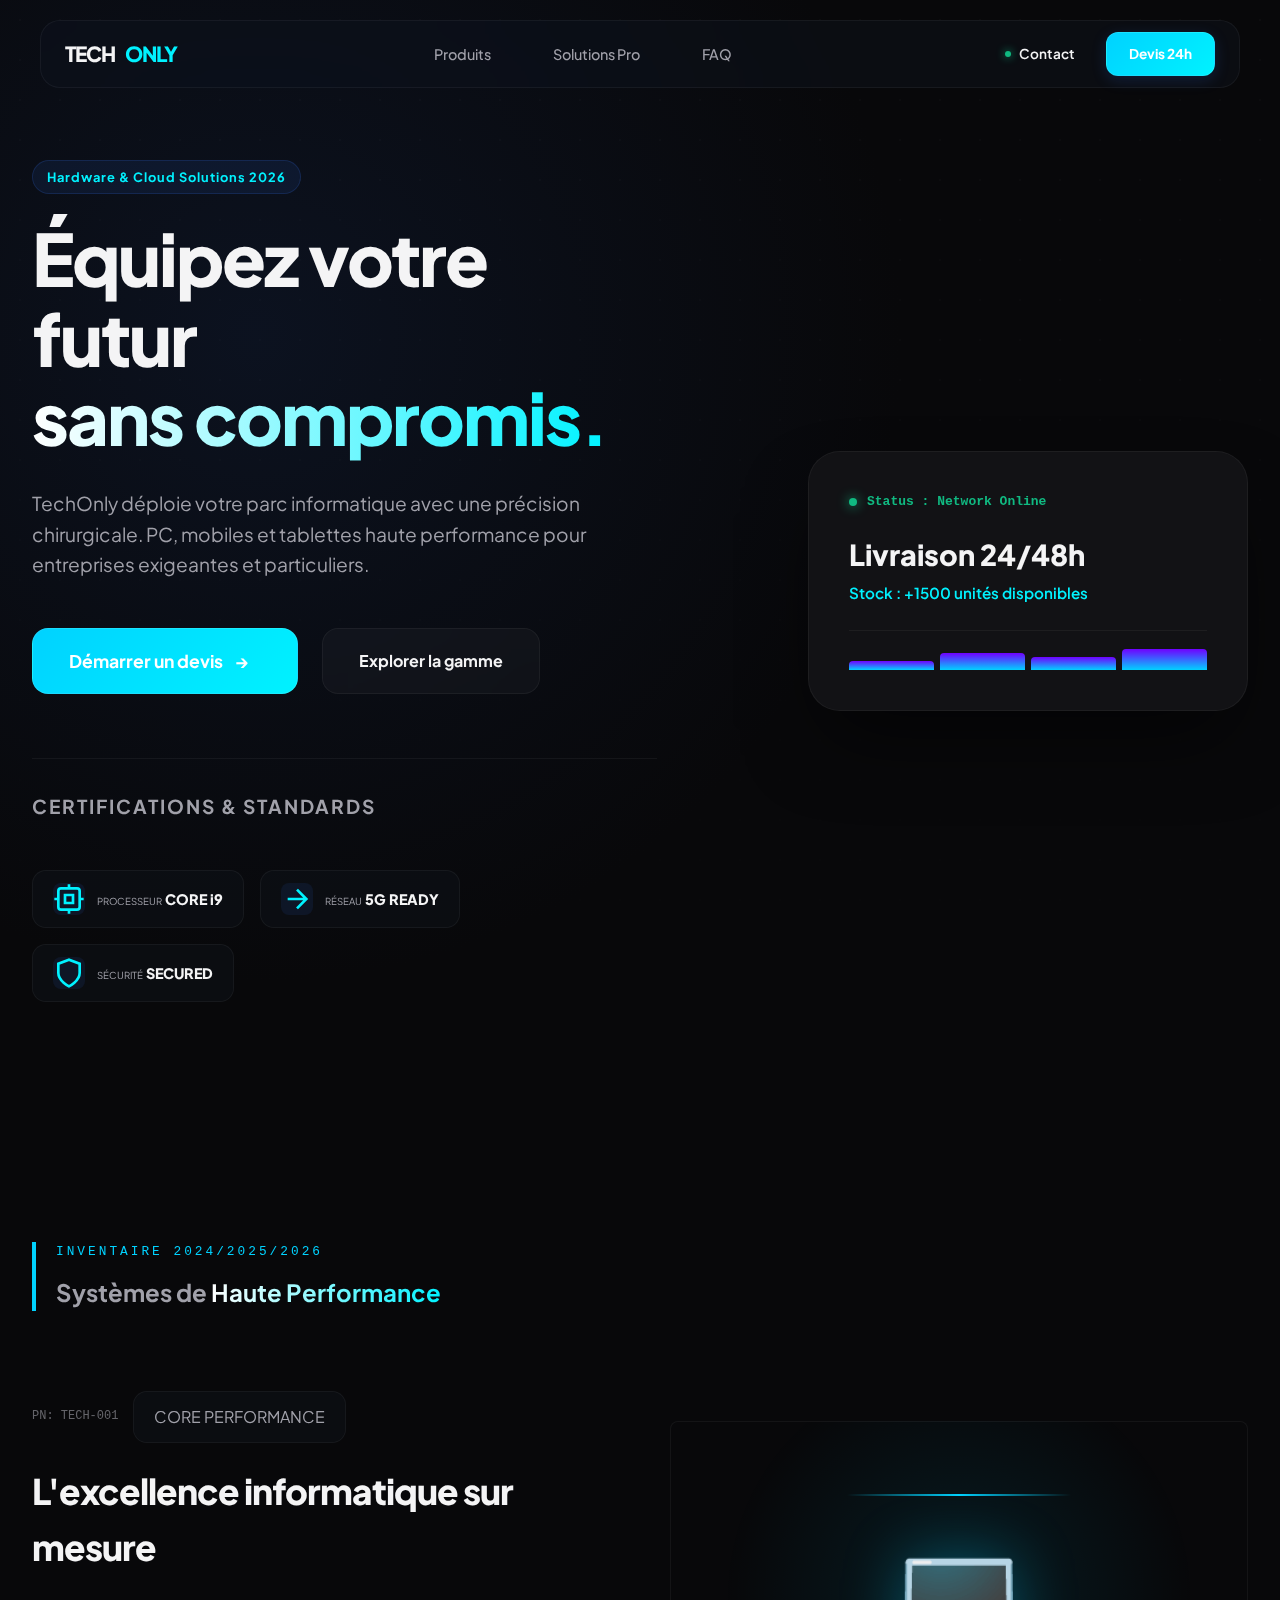
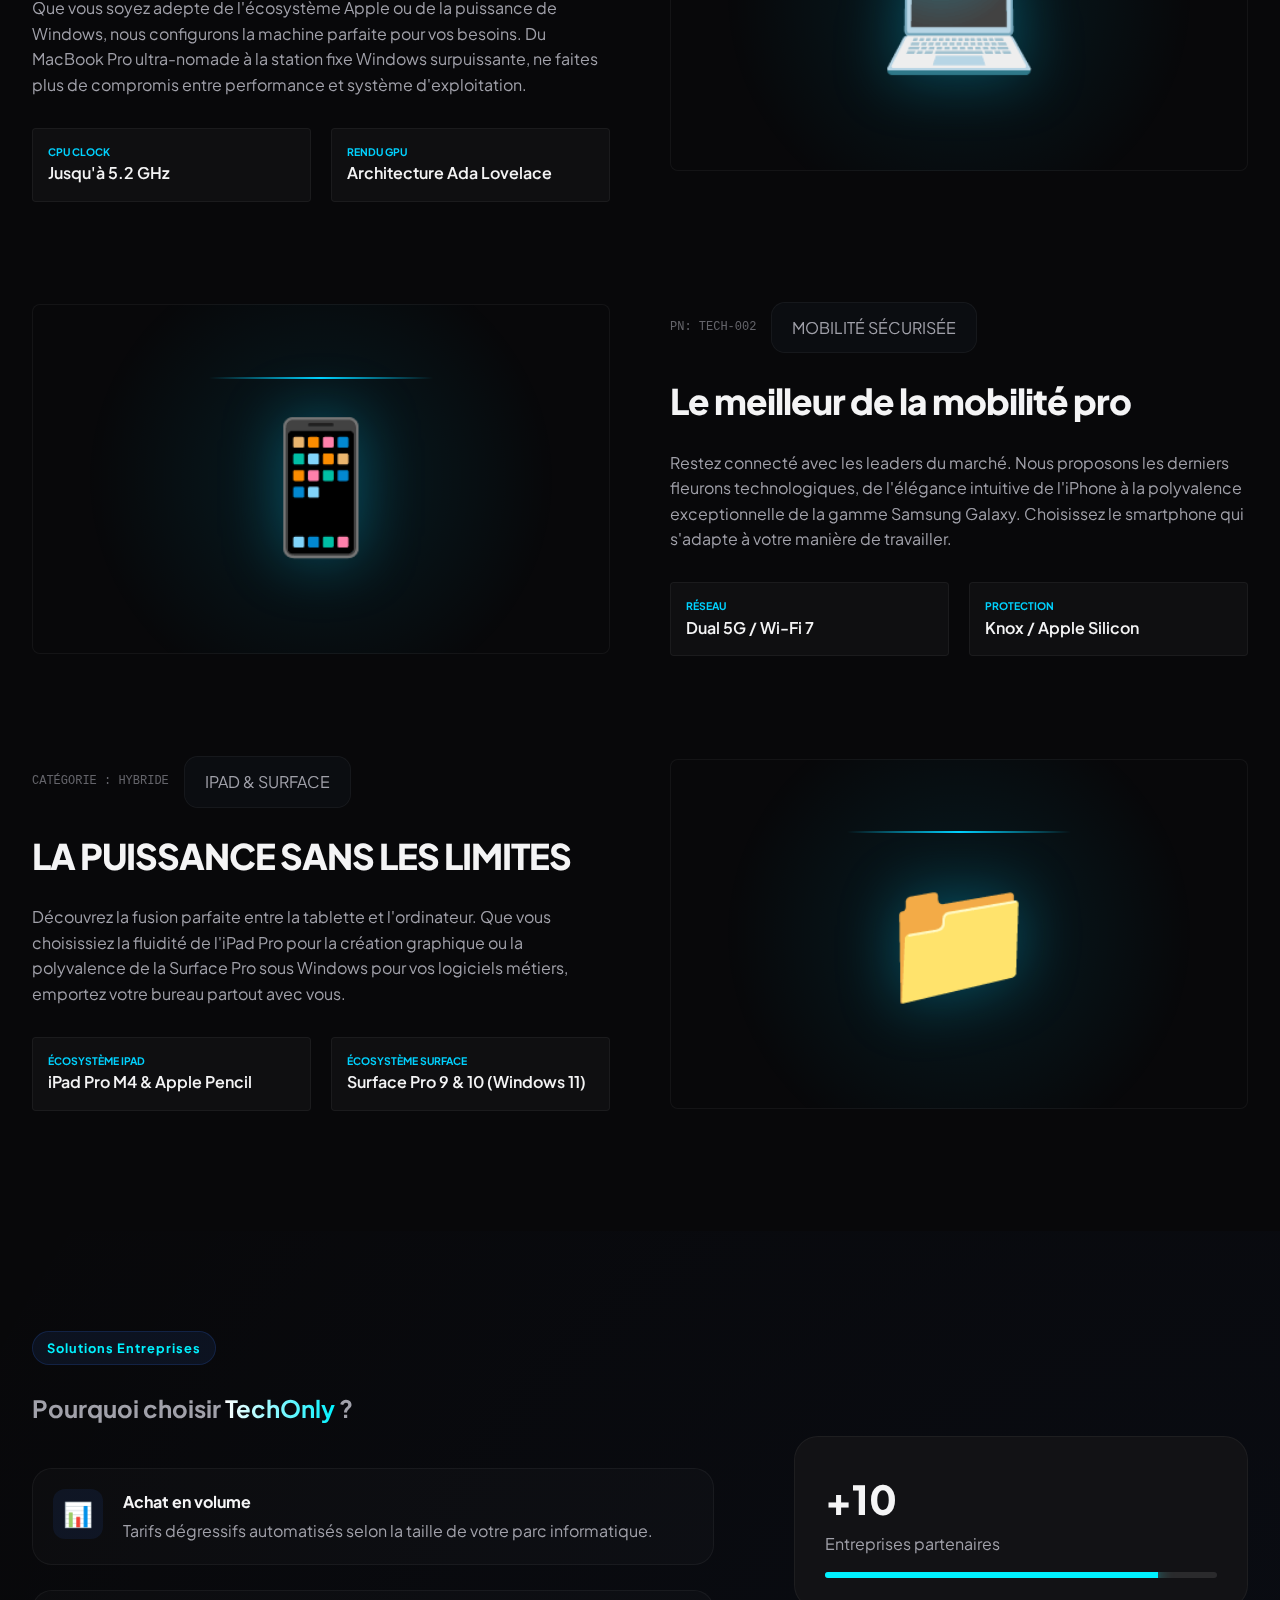
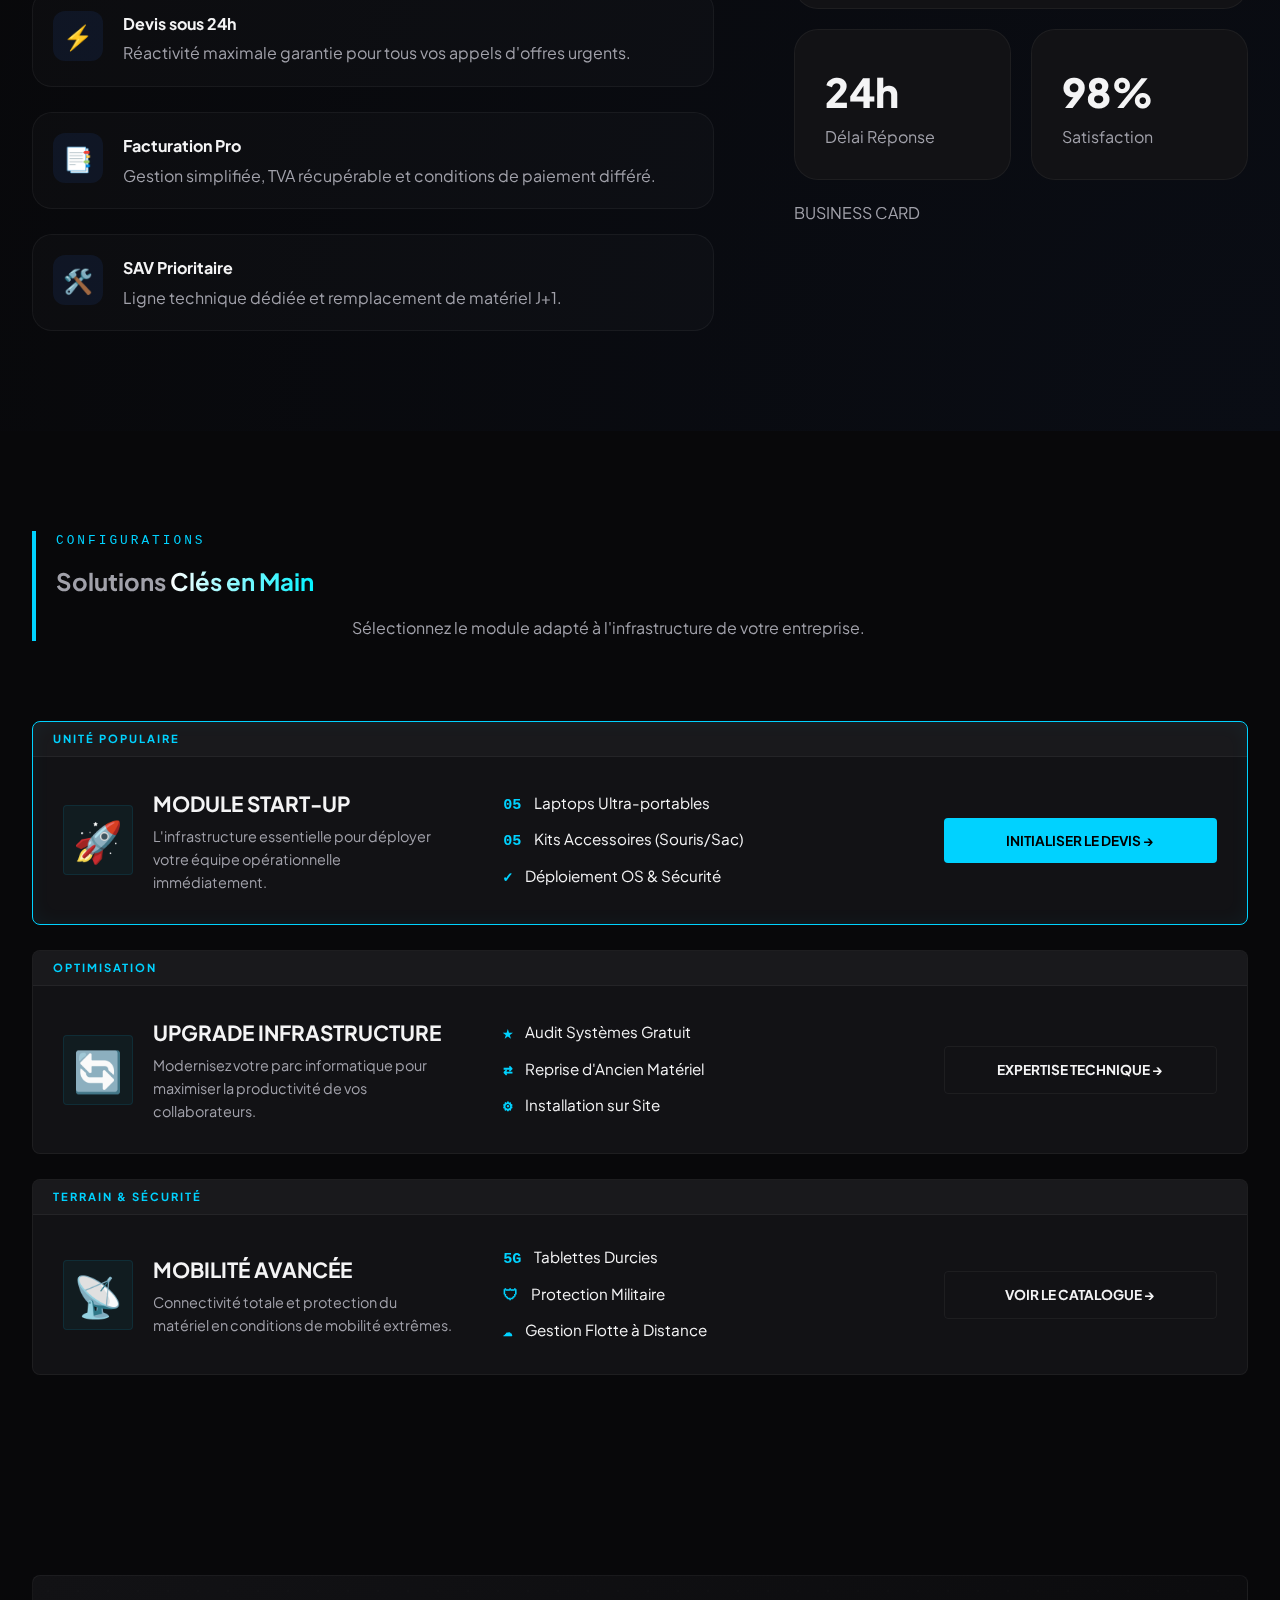
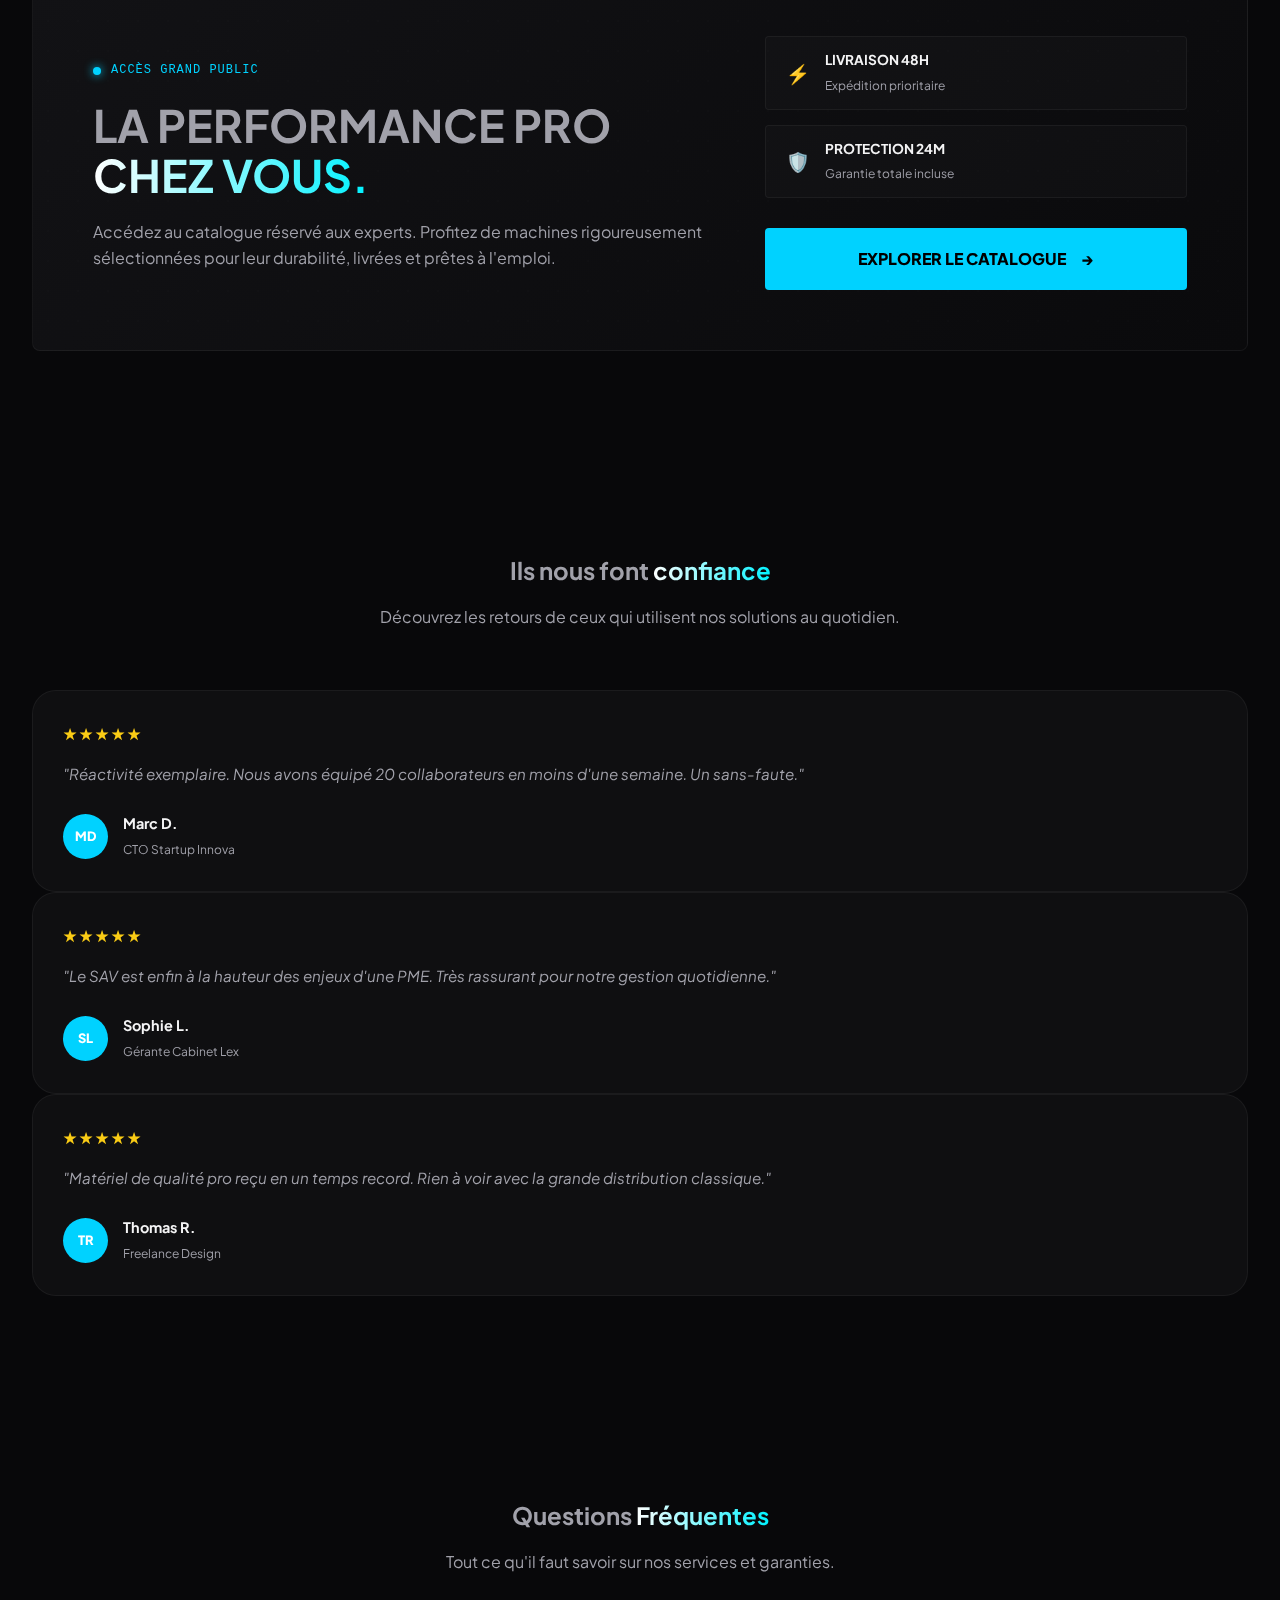
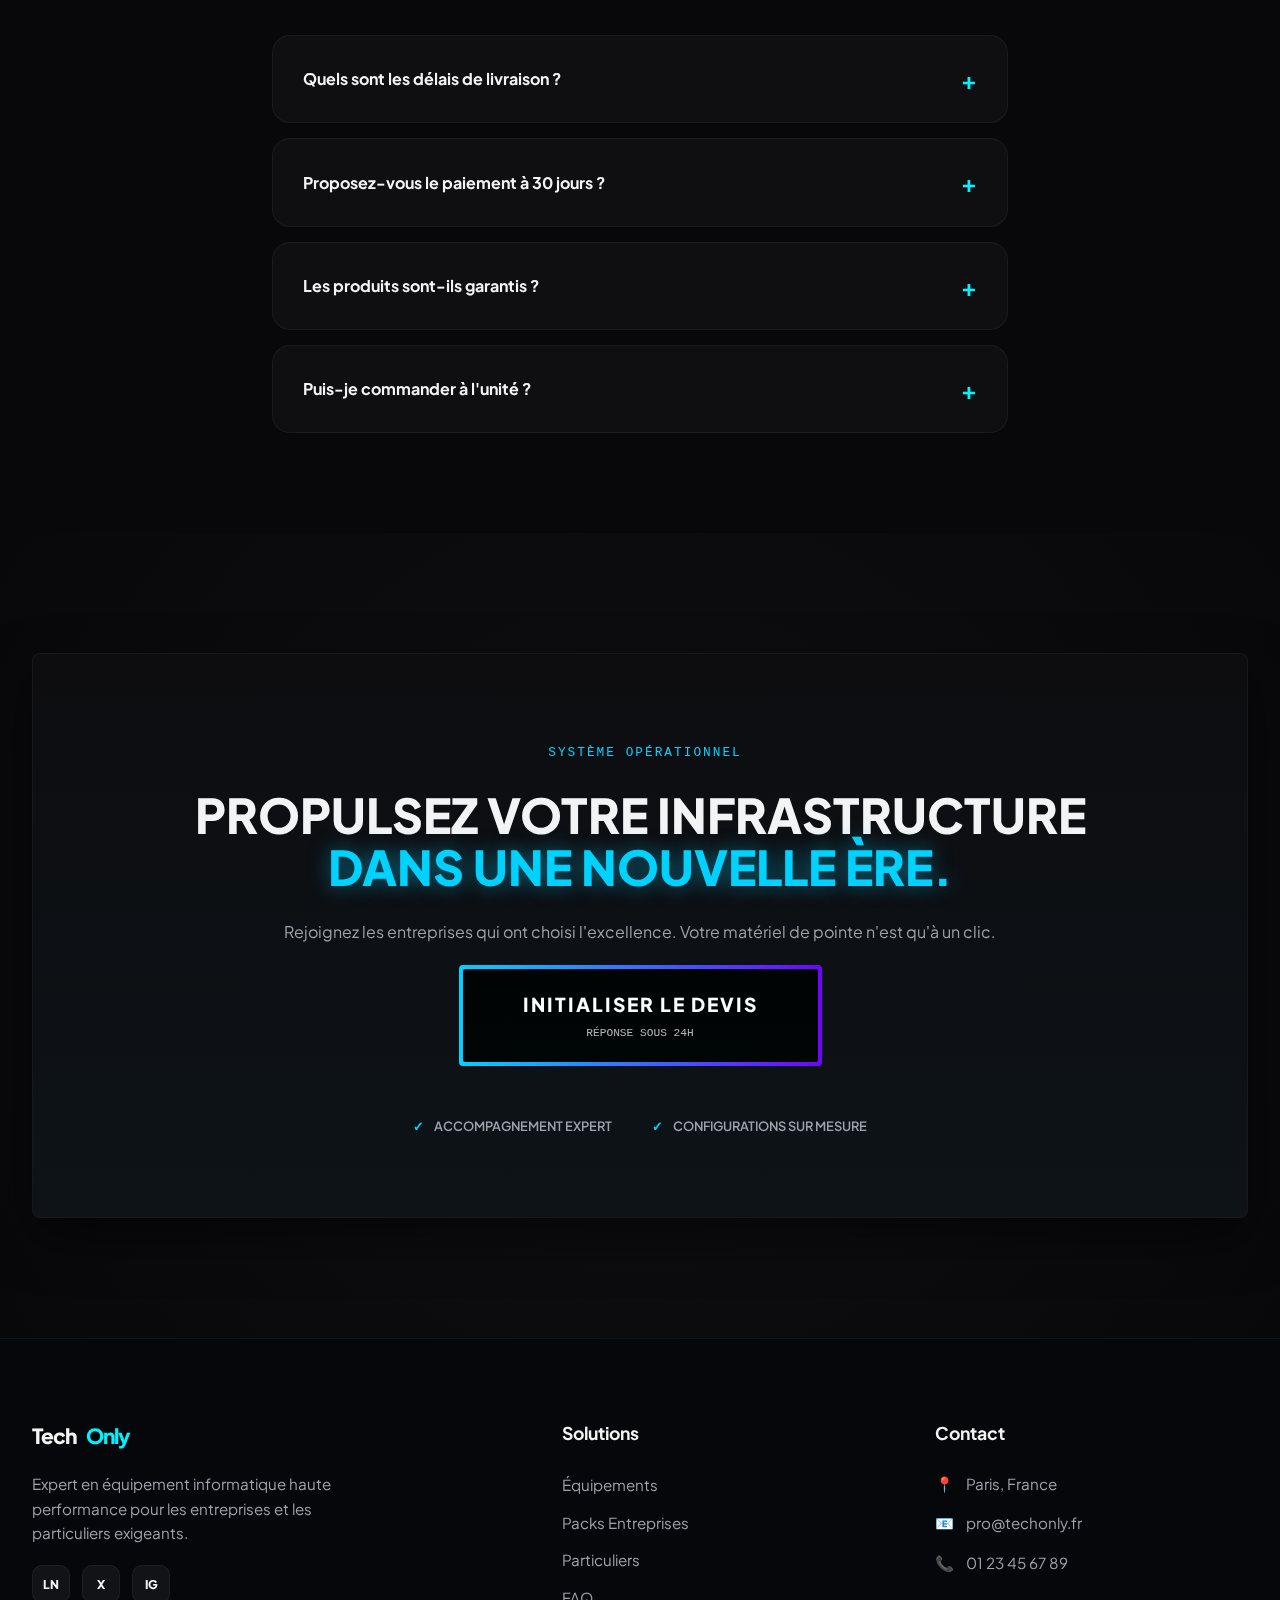
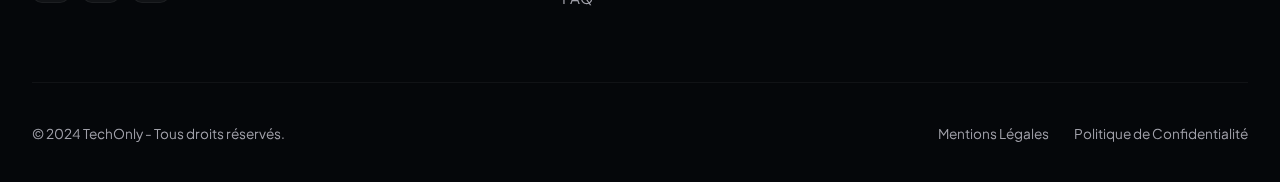
<file: index.html>
<!DOCTYPE html>
<html lang="fr">
<head>
    <meta charset="UTF-8">
    <meta name="viewport" content="width=device-width, initial-scale=1.0">
    <title>TechOnly | Le matériel pro, sans prise de tête</title>
    <meta name="description" content="Équipez votre entreprise en matériel fiable : PC, smartphones et tablettes. Devis sous 24h, tarifs volume et SAV dédié.">
    <link rel="preconnect" href="https://fonts.googleapis.com">
    <link rel="preconnect" href="https://fonts.gstatic.com" crossorigin>
    <link href="https://fonts.googleapis.com/css2?family=Inter:wght@400;600;800&display=swap" rel="stylesheet">
    <link rel="stylesheet" href="styles.css">
</head>
<body>


<nav class="navbar" id="mainNavbar">
    <div class="nav-flex">
        <a href="index.html" class="logo">TECH<span>ONLY</span></a>
        
        <ul class="nav-links">
            <li><a href="#categories" class="nav-link">Produits</a></li>
            <li><a href="#b2b" class="nav-link">Solutions Pro</a></li>
            <li><a href="#faq" class="nav-link">FAQ</a></li>
            <li class="mobile-only-btn"><a href="contact.html" class="btn-contact">Contact</a></li>
            <li class="mobile-only-btn"><a href="contact.html?type=devis" class="btn-devis">Devis</a></li>
        </ul>

        <div class="nav-actions">
            <a href="contact.html" class="btn-contact">Contact</a>
            <a href="contact.html?type=devis" class="btn-devis">Devis 24h</a>
        </div>

        <div class="mobile-toggle">
            <span></span>
            <span></span>
            <span></span>
        </div>
    </div>
</nav>
    <main>
       <section class="hero">
    <div class="hero-visual-bg">
        <div class="grid-overlay"></div>
        <div class="glow-sphere"></div>
    </div>

    <div class="container">
        <div class="hero-layout">
            <div class="hero-content reveal">
                <div class="badge-tech">Hardware & Cloud Solutions 2026</div>
                
                <h1>Équipez votre futur <br><span class="gradient-text">sans compromis.</span></h1>
                
                <p>TechOnly déploie votre parc informatique avec une précision chirurgicale. PC, mobiles et tablettes haute performance pour entreprises exigeantes et particuliers.</p>
                
                <div class="hero-btns">
                    <a href="contact.html?type=devis" class="btn-main-pro">
                        <span class="btn-text">Démarrer un devis</span>
                        <span class="btn-icon">→</span>
                        <div class="btn-glow"></div>
                    </a>
                    <a href="#categories" class="btn-secondary-tech">
                        <span>Explorer la gamme</span>
                    </a>
                </div>

                <div class="hero-trust">
                    <p class="trust-title">Certifications & Standards</p>
                    <div class="trust-grid">
                        <div class="tech-badge">
                            <div class="badge-icon">
                                <svg viewBox="0 0 24 24" fill="none" stroke="currentColor" stroke-width="2"><rect x="4" y="4" width="16" height="16" rx="2"/><path d="M9 9h6v6H9z"/><path d="M12 1v3M12 20v3M20 12h3M1 12h3"/></svg>
                            </div>
                            <div class="badge-content">
                                <span class="label">Processeur</span>
                                <span class="val">CORE i9</span>
                            </div>
                        </div>
                        <div class="tech-badge accent">
                            <div class="badge-icon">
                                <svg viewBox="0 0 24 24" fill="none" stroke="currentColor" stroke-width="2"><path d="M5 12h14M12 5l7 7-7 7"/></svg>
                            </div>
                            <div class="badge-content">
                                <span class="label">Réseau</span>
                                <span class="val">5G READY</span>
                            </div>
                        </div>
                        <div class="tech-badge">
                            <div class="badge-icon">
                                <svg viewBox="0 0 24 24" fill="none" stroke="currentColor" stroke-width="2"><path d="M12 22s8-4 8-10V5l-8-3-8 3v7c0 6 8 10 8 10z"/></svg>
                            </div>
                            <div class="badge-content">
                                <span class="label">Sécurité</span>
                                <span class="val">SECURED</span>
                            </div>
                        </div>
                    </div>
                </div>
            </div>
            
            <div class="hero-image reveal" style="transition-delay: 0.3s;">
                <div class="tech-card-floating">
                    <div class="card-header">Status : Network Online</div>
                    <div class="card-body">Livraison 24/48h</div>
                    <div class="card-stats">Stock : +1500 unités disponibles</div>
                    
                    <div class="mini-graph">
                        <div class="bar" style="height: 40%"></div>
                        <div class="bar" style="height: 70%"></div>
                        <div class="bar" style="height: 55%"></div>
                        <div class="bar" style="height: 90%"></div>
                    </div>
                </div>
            </div>
        </div>
    </div>
</section>



       <section id="categories" class="section-products">
    <div class="container">
        <div class="section-header-tech">
            <div class="tech-tag">INVENTAIRE 2024/2025/2026</div>
            <h2 class="section-title">Systèmes de <span class="gradient-text">Haute Performance</span></h2>
        </div>

        <div class="tech-list-wrapper">
            <div class="tech-item reveal">
                <div class="tech-content">
                    <div class="tech-meta">
                        <span class="serial-no">PN: TECH-001</span>
                        <span class="tech-badge">CORE PERFORMANCE</span>
                    </div>
                    <h3>L'excellence informatique sur mesure</h3>
                    <p>Que vous soyez adepte de l'écosystème Apple ou de la puissance de Windows, nous configurons la machine parfaite pour vos besoins. Du MacBook Pro ultra-nomade à la station fixe Windows surpuissante, ne faites plus de compromis entre performance et système d'exploitation.</p>
                    
                    <div class="tech-specs-grid">
                        <div class="spec-box">
                            <span class="spec-label">CPU CLOCK</span>
                            <span class="spec-value">Jusqu'à 5.2 GHz</span>
                        </div>
                        <div class="spec-box">
                            <span class="spec-label">RENDU GPU</span>
                            <span class="spec-value">Architecture Ada Lovelace</span>
                        </div>
                    </div>
                </div>
                <div class="tech-visual">
                    <div class="visual-container">
                        <span class="big-emoji">💻</span>
                        <div class="scan-line"></div>
                    </div>
                </div>
             
            </div>

            <div class="tech-item reverse reveal">
                <div class="tech-content">
                    <div class="tech-meta">
                        <span class="serial-no">PN: TECH-002</span>
                        <span class="tech-badge accent">MOBILITÉ SÉCURISÉE</span>
                    </div>
                    <h3>Le meilleur de la mobilité pro</h3>
                    <p>Restez connecté avec les leaders du marché. Nous proposons les derniers fleurons technologiques, de l'élégance intuitive de l'iPhone à la polyvalence exceptionnelle de la gamme Samsung Galaxy. Choisissez le smartphone qui s'adapte à votre manière de travailler.</p>
                    
                    <div class="tech-specs-grid">
                        <div class="spec-box">
                            <span class="spec-label">RÉSEAU</span>
                            <span class="spec-value">Dual 5G / Wi-Fi 7</span>
                        </div>
                        <div class="spec-box">
                            <span class="spec-label">PROTECTION</span>
                            <span class="spec-value">Knox / Apple Silicon</span>
                        </div>
                    </div>
                </div>
                <div class="tech-visual">
                    <div class="visual-container">
                        <span class="big-emoji">📱</span>
                        <div class="scan-line"></div>
                    </div>
                </div>



            </div>

<div class="tech-item reveal" style="transition-delay: 0.2s;">
    <div class="tech-content">
        <div class="tech-meta">
            <span class="serial-no">CATÉGORIE : HYBRIDE</span>
            <span class="tech-badge">IPAD & SURFACE</span>
        </div>
        <h3>LA PUISSANCE SANS LES LIMITES</h3>
        <p>Découvrez la fusion parfaite entre la tablette et l'ordinateur. Que vous choisissiez la fluidité de l'iPad Pro pour la création graphique ou la polyvalence de la Surface Pro sous Windows pour vos logiciels métiers, emportez votre bureau partout avec vous.</p>
        
        <div class="tech-specs-grid">
            <div class="spec-box">
                <span class="spec-label">ÉCOSYSTÈME IPAD</span>
                <span class="spec-value">iPad Pro M4 & Apple Pencil</span>
            </div>
            <div class="spec-box">
                <span class="spec-label">ÉCOSYSTÈME SURFACE</span>
                <span class="spec-value">Surface Pro 9 & 10 (Windows 11)</span>
            </div>
        </div>
    </div>
    <div class="tech-visual">
        <div class="visual-container">
            <span class="big-emoji">📁</span>
            <div class="scan-line"></div>
        </div>
    </div>
</div>

        </div>
    </div>
</section>



       <section id="b2b" class="section-b2b">
    <div class="container">
        <div class="b2b-grid">
            <div class="reveal">
                <span class="badge-tech">Solutions Entreprises</span>
                <h2 class="section-title text-left">Pourquoi choisir <span class="gradient-text">TechOnly</span> ?</h2>
                
                <div class="features-wrapper">
                    <div class="feature-item">
                        <div class="feature-icon">📊</div>
                        <div class="feature-text">
                            <strong>Achat en volume</strong>
                            <p>Tarifs dégressifs automatisés selon la taille de votre parc informatique.</p>
                        </div>
                    </div>
                    <div class="feature-item">
                        <div class="feature-icon">⚡</div>
                        <div class="feature-text">
                            <strong>Devis sous 24h</strong>
                            <p>Réactivité maximale garantie pour tous vos appels d'offres urgents.</p>
                        </div>
                    </div>
                    <div class="feature-item">
                        <div class="feature-icon">📑</div>
                        <div class="feature-text">
                            <strong>Facturation Pro</strong>
                            <p>Gestion simplifiée, TVA récupérable et conditions de paiement différé.</p>
                        </div>
                    </div>
                    <div class="feature-item">
                        <div class="feature-icon">🛠️</div>
                        <div class="feature-text">
                            <strong>SAV Prioritaire</strong>
                            <p>Ligne technique dédiée et remplacement de matériel J+1.</p>
                        </div>
                    </div>
                </div>
            </div>

            <div class="reveal b2b-visual">
                <div class="stats-container">
                    <div class="stat-card main-stat">
                        <span class="stat-num">+10</span>
                        <p>Entreprises partenaires</p>
                        <div class="stat-bar"><div class="fill"></div></div>
                    </div>
                    <div class="stats-subgrid">
                        <div class="stat-card">
                            <span class="stat-num">24h</span>
                            <p>Délai Réponse</p>
                        </div>
                        <div class="stat-card">
                            <span class="stat-num">98%</span>
                            <p>Satisfaction</p>
                        </div>
                    </div>
                    <div class="floating-pro-card">
                        <span>BUSINESS CARD</span>
                        <div class="chip"></div>
                    </div>
                </div>
            </div>
        </div>
    </div>
</section>



<section id="packs" class="section-packs">
    <div class="container">
        <div class="section-header-tech">
            <div class="tech-tag">CONFIGURATIONS</div>
            <h2 class="section-title">Solutions <span class="gradient-text">Clés en Main</span></h2>
            <p class="section-subtitle">Sélectionnez le module adapté à l'infrastructure de votre entreprise.</p>
        </div>

        <div class="packs-container">
            <div class="pack-module reveal active">
                <div class="pack-status">UNITÉ POPULAIRE</div>
                <div class="pack-body">
                    <div class="pack-main-info">
                        <div class="pack-symbol">🚀</div>
                        <div class="pack-text">
                            <h3>MODULE START-UP</h3>
                            <p>L'infrastructure essentielle pour déployer votre équipe opérationnelle immédiatement.</p>
                        </div>
                    </div>
                    
                    <div class="pack-spec-list">
                        <div class="spec-item"><span>05</span> Laptops Ultra-portables</div>
                        <div class="spec-item"><span>05</span> Kits Accessoires (Souris/Sac)</div>
                        <div class="spec-item"><span>✓</span> Déploiement OS & Sécurité</div>
                    </div>

                    <div class="pack-action">
                        <a href="contact.html?subject=StartupPack" class="btn-tech">INITIALISER LE DEVIS <span>→</span></a>
                    </div>
                </div>
            </div>

            <div class="pack-module reveal">
                <div class="pack-status">OPTIMISATION</div>
                <div class="pack-body">
                    <div class="pack-main-info">
                        <div class="pack-symbol">🔄</div>
                        <div class="pack-text">
                            <h3>UPGRADE INFRASTRUCTURE</h3>
                            <p>Modernisez votre parc informatique pour maximiser la productivité de vos collaborateurs.</p>
                        </div>
                    </div>
                    
                    <div class="pack-spec-list">
                        <div class="spec-item"><span>★</span> Audit Systèmes Gratuit</div>
                        <div class="spec-item"><span>⇄</span> Reprise d'Ancien Matériel</div>
                        <div class="spec-item"><span>⚙</span> Installation sur Site</div>
                    </div>

                    <div class="pack-action">
                        <a href="contact.html?subject=Renouvellement" class="btn-tech secondary">EXPERTISE TECHNIQUE <span>→</span></a>
                    </div>
                </div>
            </div>

            <div class="pack-module reveal">
                <div class="pack-status">TERRAIN & SÉCURITÉ</div>
                <div class="pack-body">
                    <div class="pack-main-info">
                        <div class="pack-symbol">📡</div>
                        <div class="pack-text">
                            <h3>MOBILITÉ AVANCÉE</h3>
                            <p>Connectivité totale et protection du matériel en conditions de mobilité extrêmes.</p>
                        </div>
                    </div>
                    
                    <div class="pack-spec-list">
                        <div class="spec-item"><span>5G</span> Tablettes Durcies</div>
                        <div class="spec-item"><span>🛡</span> Protection Militaire</div>
                        <div class="spec-item"><span>☁</span> Gestion Flotte à Distance</div>
                    </div>

                    <div class="pack-action">
                        <a href="contact.html?subject=Mobilite" class="btn-tech secondary">VOIR LE CATALOGUE <span>→</span></a>
                    </div>
                </div>
            </div>
        </div>
    </div>
</section>



       <section id="particuliers" class="section-cta-personal">
    <div class="container">
        <div class="cta-terminal-box reveal">
            <div class="cta-grid">
                <div class="cta-main-text">
                    <div class="status-indicator">
                        <span class="dot pulse"></span> ACCÈS GRAND PUBLIC
                    </div>
                    <h2>LA PERFORMANCE PRO <br> <span class="gradient-text">CHEZ VOUS.</span></h2>
                    <p>Accédez au catalogue réservé aux experts. Profitez de machines rigoureusement sélectionnées pour leur durabilité, livrées et prêtes à l'emploi.</p>
                </div>

                <div class="cta-action-zone">
                    <div class="benefits-stack">
                        <div class="benefit-tag">
                            <span class="tag-icon">⚡</span>
                            <div class="tag-txt"><strong>LIVRAISON 48H</strong><span>Expédition prioritaire</span></div>
                        </div>
                        <div class="benefit-tag">
                            <span class="tag-icon">🛡️</span>
                            <div class="tag-txt"><strong>PROTECTION 24M</strong><span>Garantie totale incluse</span></div>
                        </div>
                    </div>
                    <a href="#categories" class="btn-hardware">
                        EXPLORER LE CATALOGUE <span class="arrow">→</span>
                    </a>
                </div>
            </div>
            <div class="bg-grid-overlay"></div>
        </div>
    </div>
</section>



<section id="testimonials" class="section-testimonials">
    <div class="container">
        <div class="section-header">
            <h2 class="section-title">Ils nous font <span class="gradient-text">confiance</span></h2>
            <p class="section-subtitle">Découvrez les retours de ceux qui utilisent nos solutions au quotidien.</p>
        </div>

        <div class="grid-3">
            <div class="testimonial-card reveal">
                <div class="stars">★★★★★</div>
                <p>"Réactivité exemplaire. Nous avons équipé 20 collaborateurs en moins d'une semaine. Un sans-faute."</p>
                <div class="user-info">
                    <div class="user-avatar">MD</div>
                    <div class="user-details">
                        <strong>Marc D.</strong>
                        <span>CTO Startup Innova</span>
                    </div>
                </div>
            </div>

            <div class="testimonial-card reveal" style="transition-delay: 0.1s;">
                <div class="stars">★★★★★</div>
                <p>"Le SAV est enfin à la hauteur des enjeux d'une PME. Très rassurant pour notre gestion quotidienne."</p>
                <div class="user-info">
                    <div class="user-avatar">SL</div>
                    <div class="user-details">
                        <strong>Sophie L.</strong>
                        <span>Gérante Cabinet Lex</span>
                    </div>
                </div>
            </div>

            <div class="testimonial-card reveal" style="transition-delay: 0.2s;">
                <div class="stars">★★★★★</div>
                <p>"Matériel de qualité pro reçu en un temps record. Rien à voir avec la grande distribution classique."</p>
                <div class="user-info">
                    <div class="user-avatar">TR</div>
                    <div class="user-details">
                        <strong>Thomas R.</strong>
                        <span>Freelance Design</span>
                    </div>
                </div>
            </div>
        </div>
    </div>
</section>

       <section id="faq" class="section-faq">
    <div class="container max-800">
        <div class="section-header">
            <h2 class="section-title">Questions <span class="gradient-text">Fréquentes</span></h2>
            <p class="section-subtitle">Tout ce qu'il faut savoir sur nos services et garanties.</p>
        </div>

        <div class="faq-wrapper">
            <details class="faq-item reveal">
                <summary>
                    Quels sont les délais de livraison ?
                    <span class="faq-icon">+</span>
                </summary>
                <div class="faq-content">
                    <p>Pour les produits en stock, nous livrons sous 48h à 72h partout en France. Un numéro de suivi vous est communiqué dès l'expédition.</p>
                </div>
            </details>

            <details class="faq-item reveal">
                <summary>
                    Proposez-vous le paiement à 30 jours ?
                    <span class="faq-icon">+</span>
                </summary>
                <div class="faq-content">
                    <p>Oui, nous acceptons les mandats administratifs et le paiement à 30 jours pour les entreprises après validation de l'assurance-crédit.</p>
                </div>
            </details>

            <details class="faq-item reveal">
                <summary>
                    Les produits sont-ils garantis ?
                    <span class="faq-icon">+</span>
                </summary>
                <div class="faq-content">
                    <p>Absolument. Tous nos équipements bénéficient d'une garantie constructeur de 2 ans minimum, avec possibilité d'extension jusqu'à 5 ans.</p>
                </div>
            </details>

            <details class="faq-item reveal">
                <summary>
                    Puis-je commander à l'unité ?
                    <span class="faq-icon">+</span>
                </summary>
                <div class="faq-content">
                    <p>Tout à fait. Bien que nous soyons experts en volume, nous accompagnons aussi les indépendants et les particuliers pour leurs achats unitaires.</p>
                </div>
            </details>
        </div>
    </div>
</section>

      <section id="final-cta" class="section-final-cta">
    <div class="container reveal">
        <div class="cta-command-center">
            <div class="cta-scan-overlay"></div>
            
            <div class="cta-inner-content">
                <div class="cta-header-group">
                    <div class="tech-label">
                        <span class="pulse-icon"></span> SYSTÈME OPÉRATIONNEL
                    </div>
                    <h2>PROPULSEZ VOTRE INFRASTRUCTURE <br>
                        <span class="text-glow">DANS UNE NOUVELLE ÈRE.</span>
                    </h2>
                    <p>Rejoignez les entreprises qui ont choisi l'excellence. Votre matériel de pointe n'est qu'à un clic.</p>
                </div>

                <div class="cta-main-action">
                    <div class="action-frame">
                        <a href="contact.html?type=devis" class="btn-cyber">
                            <span class="btn-glitch-effect">INITIALISER LE DEVIS</span>
                            <span class="btn-sub">RÉPONSE SOUS 24H</span>
                        </a>
                    </div>
                </div>

                <div class="cta-footer-stats">
                    <div class="stat-mini">
                        <span class="stat-icon">✓</span>
                        <span>ACCOMPAGNEMENT EXPERT</span>
                    </div>
                    <div class="stat-mini">
                        <span class="stat-icon">✓</span>
                        <span>CONFIGURATIONS SUR MESURE</span>
                    </div>
                </div>
            </div>
        </div>
    </div>
</section>

    </main>

    <footer class="footer-premium">
    <div class="container">
        <div class="footer-main">
            <div class="footer-col brand">
                <a href="#" class="logo">Tech<span>Only</span></a>
                <p>Expert en équipement informatique haute performance pour les entreprises et les particuliers exigeants.</p>
                <div class="social-links">
                    <a href="#" class="social-icon">LN</a>
                    <a href="#" class="social-icon">X</a>
                    <a href="#" class="social-icon">IG</a>
                </div>
            </div>

            <div class="footer-col">
                <h4>Solutions</h4>
                <ul class="footer-links">
                    <li><a href="#categories">Équipements</a></li>
                    <li><a href="#packs">Packs Entreprises</a></li>
                    <li><a href="#particuliers">Particuliers</a></li>
                    <li><a href="#faq">FAQ</a></li>
                </ul>
            </div>

            <div class="footer-col">
                <h4>Contact</h4>
                <div class="contact-info">
                    <div class="info-item">
                        <span class="icon">📍</span>
                        <p>Paris, France</p>
                    </div>
                    <div class="info-item">
                        <span class="icon">📧</span>
                        <p>pro@techonly.fr</p>
                    </div>
                    <div class="info-item">
                        <span class="icon">📞</span>
                        <p>01 23 45 67 89</p>
                    </div>
                </div>
            </div>
        </div>

        <div class="footer-bottom">
            <p>&copy; 2024 TechOnly - Tous droits réservés.</p>
            <div class="legal-links">
                <a href="#">Mentions Légales</a>
                <a href="#">Politique de Confidentialité</a>
            </div>
        </div>
    </div>
</footer>

    <script src="script.js"></script>
</body>
</html>
</file>
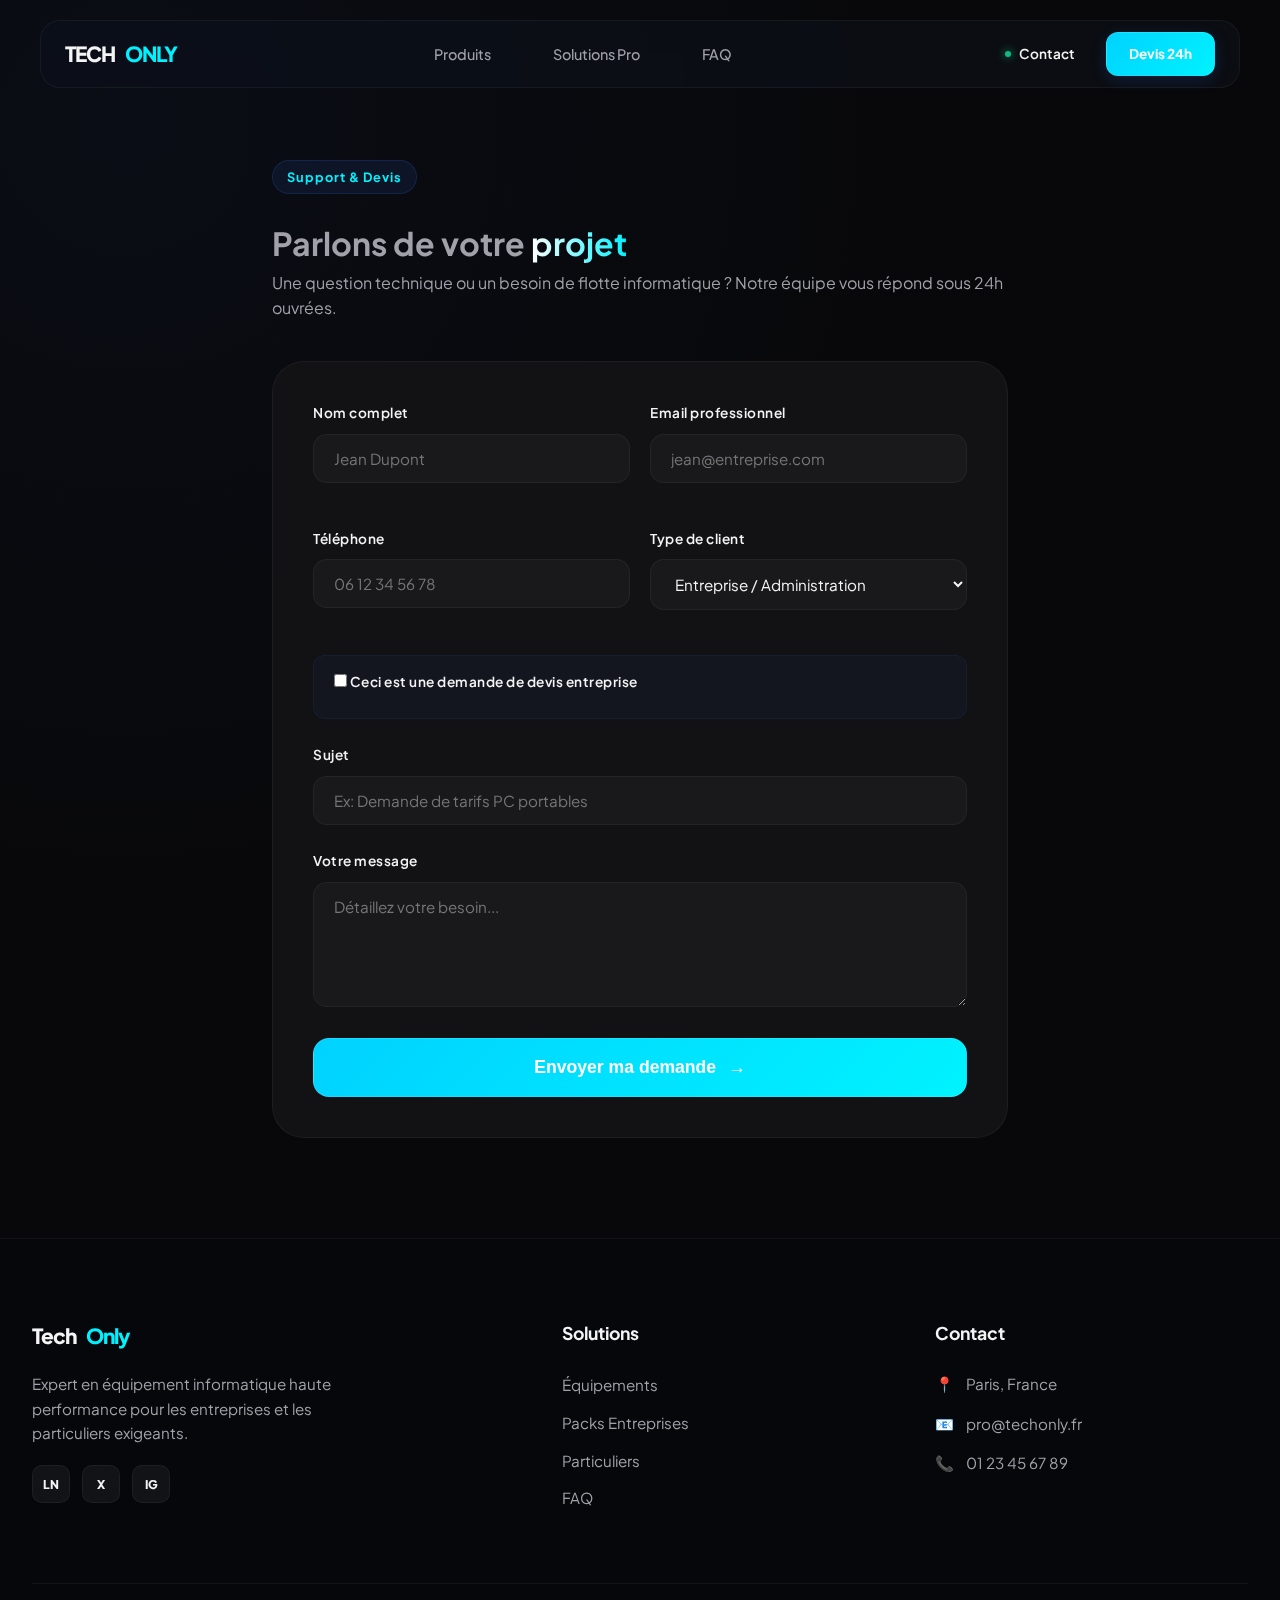
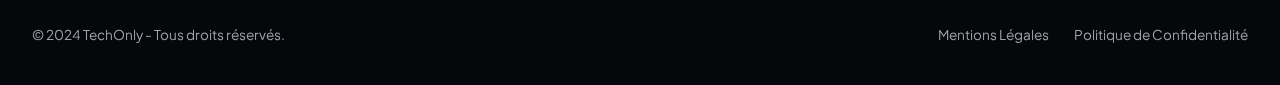
<file: contact.html>
<!DOCTYPE html>
<html lang="fr">
<head>
    <meta charset="UTF-8">
    <meta name="viewport" content="width=device-width, initial-scale=1.0">
    <title>TechOnly | Le matériel pro, sans prise de tête</title>
    <meta name="description" content="Équipez votre entreprise en matériel fiable : PC, smartphones et tablettes. Devis sous 24h, tarifs volume et SAV dédié.">
    <link rel="preconnect" href="https://fonts.googleapis.com">
    <link rel="preconnect" href="https://fonts.gstatic.com" crossorigin>
    <link href="https://fonts.googleapis.com/css2?family=Inter:wght@400;600;800&display=swap" rel="stylesheet">
    <link rel="stylesheet" href="styles.css">
</head>
<body>


  <nav class="navbar" id="mainNavbar">
    <div class="nav-flex">
        <a href="index.html" class="logo">TECH<span>ONLY</span></a>
        
        <ul class="nav-links">
            <li><a href="#categories" class="nav-link">Produits</a></li>
            <li><a href="#b2b" class="nav-link">Solutions Pro</a></li>
            <li><a href="#faq" class="nav-link">FAQ</a></li>
            <li class="mobile-only-btn"><a href="contact.html" class="btn-contact">Contact</a></li>
            <li class="mobile-only-btn"><a href="contact.html?type=devis" class="btn-devis">Devis</a></li>
        </ul>

        <div class="nav-actions">
            <a href="contact.html" class="btn-contact">Contact</a>
            <a href="contact.html?type=devis" class="btn-devis">Devis 24h</a>
        </div>

        <div class="mobile-toggle">
            <span></span>
            <span></span>
            <span></span>
        </div>
    </div>
</nav>




    <main class="contact-page">
    <section class="section-contact">
        <div class="container max-800 reveal">
            <div class="contact-header">
                <span class="badge-tech">Support & Devis</span>
                <h1 class="section-title text-left">Parlons de votre <span class="gradient-text">projet</span></h1>
                <p>Une question technique ou un besoin de flotte informatique ? Notre équipe vous répond sous 24h ouvrées.</p>
            </div>

            <div class="contact-card-premium">
                <form id="contactForm" class="modern-form">
                    <div style="display:none;">
                        <input type="text" name="website" tabindex="-1" autocomplete="off">
                    </div>

                    <div class="form-grid">
                        <div class="form-group">
                            <label for="name">Nom complet</label>
                            <input type="text" id="name" name="name" required placeholder="Jean Dupont">
                        </div>
                        <div class="form-group">
                            <label for="email">Email professionnel</label>
                            <input type="email" id="email" name="email" required placeholder="jean@entreprise.com">
                        </div>
                    </div>

                    <div class="form-grid">
                        <div class="form-group">
                            <label for="phone">Téléphone</label>
                            <input type="tel" id="phone" name="phone" placeholder="06 12 34 56 78">
                        </div>
                        <div class="form-group">
                            <label for="client_type">Type de client</label>
                            <select id="client_type" name="client_type" required>
                                <option value="B2B">Entreprise / Administration</option>
                                <option value="B2C">Particulier</option>
                            </select>
                        </div>
                    </div>

                    <div class="form-group checkbox-wrapper">
                        <label class="custom-checkbox">
                            <input type="checkbox" id="is_quote" name="is_quote">
                            <span class="checkmark"></span>
                            Ceci est une demande de devis entreprise
                        </label>
                    </div>

                    <div id="volume_field" class="form-group" style="display:none;">
                        <label for="volume">Nombre d'unités estimé</label>
                        <input type="number" id="volume" name="volume" min="1" placeholder="Ex: 15">
                    </div>

                    <div class="form-group">
                        <label for="subject">Sujet</label>
                        <input type="text" id="subject" name="subject" required placeholder="Ex: Demande de tarifs PC portables">
                    </div>

                    <div class="form-group">
                        <label for="message">Votre message</label>
                        <textarea id="message" name="message" rows="5" required placeholder="Détaillez votre besoin..."></textarea>
                    </div>

                    <button type="submit" class="btn-main-pro btn-block">
                        Envoyer ma demande <span class="arrow-icon">→</span>
                    </button>
                </form>
                
                <div id="successMessage" class="success-overlay" style="display:none;">
                    <div class="success-content">
                        <div class="success-icon">✓</div>
                        <h3>Message envoyé !</h3>
                        <p>Merci de votre confiance. Un expert TechOnly traite votre demande.</p>
                        <button onclick="location.reload()" class="btn-secondary-tech">Nouvel envoi</button>
                    </div>
                </div>
            </div>
        </div>
    </section>
</main>



       <footer class="footer-premium">
    <div class="container">
        <div class="footer-main">
            <div class="footer-col brand">
                <a href="#" class="logo">Tech<span>Only</span></a>
                <p>Expert en équipement informatique haute performance pour les entreprises et les particuliers exigeants.</p>
                <div class="social-links">
                    <a href="#" class="social-icon">LN</a>
                    <a href="#" class="social-icon">X</a>
                    <a href="#" class="social-icon">IG</a>
                </div>
            </div>

            <div class="footer-col">
                <h4>Solutions</h4>
                <ul class="footer-links">
                    <li><a href="#categories">Équipements</a></li>
                    <li><a href="#packs">Packs Entreprises</a></li>
                    <li><a href="#particuliers">Particuliers</a></li>
                    <li><a href="#faq">FAQ</a></li>
                </ul>
            </div>

            <div class="footer-col">
                <h4>Contact</h4>
                <div class="contact-info">
                    <div class="info-item">
                        <span class="icon">📍</span>
                        <p>Paris, France</p>
                    </div>
                    <div class="info-item">
                        <span class="icon">📧</span>
                        <p>pro@techonly.fr</p>
                    </div>
                    <div class="info-item">
                        <span class="icon">📞</span>
                        <p>01 23 45 67 89</p>
                    </div>
                </div>
            </div>
        </div>

        <div class="footer-bottom">
            <p>&copy; 2024 TechOnly - Tous droits réservés.</p>
            <div class="legal-links">
                <a href="#">Mentions Légales</a>
                <a href="#">Politique de Confidentialité</a>
            </div>
        </div>
    </div>
</footer>

    <script src="script.js"></script>
</body>
</html>
</file>
<file: styles.css>
@import url('https://fonts.googleapis.com/css2?family=Plus+Jakarta+Sans:wght@400;500;700;800&display=swap');

/* --- 1. DESIGN SYSTEM & VARIABLES --- */
/* --- 1. DESIGN SYSTEM & VARIABLES (VERSION HARDWARE) --- */
:root {
    --bg-dark: #08080a;           /* Noir plus profond */
    --bg-card: #121215;           /* Gris anthracite technique */
    --primary: #00d2ff;           /* Cyan électrique style LED */
    --primary-light: #00f2ff;
    --accent: #7000ff;            /* Violet pour les touches RGB */
    --text-main: #a1a1aa;
    --text-bright: #f4f4f5;
    --border: rgba(255, 255, 255, 0.05);
    --radius-lg: 8px;             /* Angles plus fermés/pro */
    --radius-md: 4px;
    --transition: all 0.3s cubic-bezier(0.4, 0, 0.2, 1);
}

* {
    margin: 0;
    padding: 0;
    box-sizing: border-box;
}

body {
    font-family: 'Plus Jakarta Sans', sans-serif;
    background-color: var(--bg-dark);
    color: var(--text-main);
    line-height: 1.6;
    overflow-x: hidden;
    -webkit-font-smoothing: antialiased;
}

/* --- 2. NAVBAR PREMIUM (FLOAT) --- */
.navbar {
    position: fixed;
    top: 20px;
    left: 50%;
    transform: translateX(-50%);
    width: 95%;
    max-width: 1200px;
    height: 68px;
    background: rgba(13, 17, 23, 0.6);
    backdrop-filter: blur(16px) saturate(180%);
    -webkit-backdrop-filter: blur(16px) saturate(180%);
    border: 1px solid var(--border);
    border-radius: 20px;
    z-index: 1000;
    transition: var(--transition);
    display: flex;
    align-items: center;
}

.navbar.scrolled {
    top: 12px;
    height: 60px;
    width: 90%;
    background: rgba(5, 7, 10, 0.9);
    border-color: var(--primary);
    box-shadow: 0 20px 40px rgba(0, 0, 0, 0.4);
}

.nav-flex {
    display: flex;
    justify-content: space-between;
    align-items: center;
    width: 100%;
    padding: 0 24px;
}

.logo {
    font-size: 1.3rem;
    font-weight: 800;
    text-decoration: none;
    color: var(--text-bright);
    display: flex;
    align-items: center;
    gap: 10px;
    letter-spacing: -1px;
}

.logo span { color: var(--primary-light); }

.nav-links {
    display: flex;
    gap: 1rem;
    list-style: none;
}

.nav-link {
    text-decoration: none;
    color: var(--text-main);
    font-size: 0.9rem;
    font-weight: 500;
    padding: 8px 16px;
    border-radius: 10px;
    transition: var(--transition);
}

.nav-link:hover {
    color: var(--text-bright);
    background: rgba(255, 255, 255, 0.05);
}

/* --- 2.1 ACTIONS NAVBAR (NOUVEAU STYLE) --- */
.nav-actions {
    display: flex;
    align-items: center;
    gap: 12px;
}

.btn-contact {
    display: flex;
    align-items: center;
    gap: 8px;
    color: var(--text-bright);
    text-decoration: none;
    font-size: 0.85rem;
    font-weight: 600;
    padding: 10px 16px;
    border-radius: 12px;
    transition: var(--transition);
}

/* Le petit point vert "Online" */
.btn-contact::before {
    content: '';
    width: 6px;
    height: 6px;
    background: #10b981;
    border-radius: 50%;
    box-shadow: 0 0 8px #10b981;
}

.btn-contact:hover {
    background: rgba(255, 255, 255, 0.05);
    color: var(--primary-light);
}

.btn-devis {
    background: linear-gradient(135deg, var(--primary), var(--primary-light));
    color: white !important;
    text-decoration: none;
    font-size: 0.85rem;
    font-weight: 700;
    padding: 10px 22px;
    border-radius: 12px;
    border: 1px solid rgba(255, 255, 255, 0.1);
    box-shadow: 0 4px 15px rgba(45, 106, 222, 0.2);
    transition: var(--transition);
}

.btn-devis:hover {
    transform: translateY(-2px);
    box-shadow: 0 8px 25px rgba(45, 106, 222, 0.4);
    filter: brightness(1.1);
}

/* Correction mobile pour les nouveaux boutons */
@media (max-width: 768px) {
    .btn-contact { display: none; } /* On cache contact sur petit mobile */
    .btn-devis {
        padding: 8px 16px;
        font-size: 0.8rem;
    }
}


/* --- 3. HERO SECTION (LAYOUT PRO) --- */
.hero {
    position: relative;
    padding: 160px 0 120px;
    min-height: 100vh;
    display: flex;
    align-items: center;
    background: radial-gradient(circle at 20% 30%, rgba(45, 106, 222, 0.1) 0%, var(--bg-dark) 50%);
    overflow: hidden;
}

.grid-overlay {
    position: absolute;
    inset: 0;
    background-image: radial-gradient(var(--border) 1px, transparent 1px);
    background-size: 40px 40px;
    mask-image: linear-gradient(to bottom, black, transparent);
    opacity: 0.4;
    z-index: 1;
}

.container {
    max-width: 1280px;
    margin: 0 auto;
    padding: 0 2rem;
    position: relative;
    z-index: 2;
}

.hero-layout {
    display: grid;
    grid-template-columns: 1.1fr 0.9fr;
    gap: 80px;
    align-items: center;
}

.hero-content {
    display: flex;
    flex-direction: column;
    align-items: flex-start;
}

.badge-tech {
    display: inline-flex;
    padding: 6px 14px;
    background: rgba(45, 106, 222, 0.1);
    border: 1px solid rgba(45, 106, 222, 0.2);
    border-radius: 100px;
    color: var(--primary-light);
    font-size: 0.8rem;
    font-weight: 700;
    margin-bottom: 24px;
    letter-spacing: 1px;
}

.hero h1 {
    font-size: clamp(3rem, 6vw, 4.5rem);
    color: var(--text-bright);
    line-height: 1.1;
    font-weight: 800;
    margin-bottom: 32px;
    letter-spacing: -2px;
}

.gradient-text {
    background: linear-gradient(to right, #fff, var(--primary-light));
    -webkit-background-clip: text;
    -webkit-text-fill-color: transparent;
}

.hero p {
    font-size: 1.2rem;
    color: var(--text-main);
    max-width: 580px;
    margin-bottom: 48px;
}

/* --- BOUTONS HERO --- */
.hero-btns {
    display: flex;
    gap: 1.5rem;
    margin-bottom: 64px;
}

.btn-main-pro {
    position: relative;
    display: inline-flex;
    align-items: center;
    gap: 12px;
    padding: 18px 36px;
    background: linear-gradient(135deg, var(--primary), var(--primary-light));
    color: white;
    text-decoration: none;
    border-radius: 16px;
    font-weight: 700;
    font-size: 1.1rem;
    transition: var(--transition);
    border: 1px solid rgba(255, 255, 255, 0.1);
}

.btn-main-pro:hover {
    transform: translateY(-3px);
    box-shadow: 0 15px 40px rgba(45, 106, 222, 0.5);
}

.btn-secondary-tech {
    display: inline-flex;
    align-items: center;
    padding: 18px 36px;
    color: var(--text-bright);
    text-decoration: none;
    border-radius: 16px;
    border: 1px solid var(--border);
    background: rgba(255, 255, 255, 0.03);
    backdrop-filter: blur(10px);
    font-weight: 700;
    transition: var(--transition);
}

.btn-secondary-tech:hover {
    background: rgba(255, 255, 255, 0.08);
    border-color: var(--text-bright);
}

/* --- TRUST BAR --- */
.hero-trust {
    border-top: 1px solid var(--border);
    padding-top: 32px;
    width: 100%;
}

.trust-title {
    font-size: 0.75rem;
    text-transform: uppercase;
    letter-spacing: 2px;
    color: var(--text-main);
    margin-bottom: 20px;
    font-weight: 700;
}

.trust-grid {
    display: flex;
    gap: 16px;
    flex-wrap: wrap;
}

.tech-badge {
    display: flex;
    align-items: center;
    gap: 12px;
    padding: 12px 20px;
    background: rgba(13, 17, 23, 0.5);
    border: 1px solid var(--border);
    border-radius: 14px;
    transition: var(--transition);
}

.tech-badge:hover {
    border-color: var(--primary);
    transform: translateY(-2px);
}

.badge-icon {
    width: 32px;
    height: 32px;
    color: var(--primary-light);
    display: flex;
    align-items: center;
    justify-content: center;
    background: rgba(45, 106, 222, 0.1);
    border-radius: 8px;
}

.badge-content .label {
    font-size: 0.6rem;
    text-transform: uppercase;
    color: var(--text-main);
}

.badge-content .val {
    font-size: 0.9rem;
    color: var(--text-bright);
    font-weight: 800;
}

/* --- CARTE FLOTTANTE (DROITE) --- */
.hero-image {
    display: flex;
    justify-content: flex-end;
}

.tech-card-floating {
    width: 100%;
    max-width: 440px;
    background: var(--bg-card);
    border: 1px solid var(--border);
    border-radius: 32px;
    padding: 2.5rem;
    position: relative;
    backdrop-filter: blur(20px);
    box-shadow: 0 40px 80px -20px rgba(0, 0, 0, 0.6);
    animation: floatCard 6s ease-in-out infinite;
}

@keyframes floatCard {
    0%, 100% { transform: translateY(0) rotate(0deg); }
    50% { transform: translateY(-20px) rotate(1deg); }
}

.card-header {
    color: #10b981;
    font-family: monospace;
    font-weight: 700;
    margin-bottom: 1.5rem;
    display: flex;
    align-items: center;
    gap: 10px;
}

.card-header::before {
    content: '';
    width: 8px;
    height: 8px;
    background: #10b981;
    border-radius: 50%;
    box-shadow: 0 0 12px #10b981;
}

.card-body {
    font-size: 1.8rem;
    font-weight: 800;
    color: var(--text-bright);
    margin-bottom: 0.6rem;
    line-height: 1.2;
}

.card-stats {
    color: var(--primary-light);
    font-weight: 600;
    font-size: 0.95rem;
}

/* --- MINI GRAPH --- */
.mini-graph {
    display: flex;
    align-items: flex-end;
    gap: 6px;
    height: 40px;
    margin-top: 25px;
    padding-top: 15px;
    border-top: 1px solid var(--border);
}

.mini-graph .bar {
    flex: 1;
    background: linear-gradient(to top, var(--primary), var(--accent));
    border-radius: 4px 4px 0 0;
    animation: barGrow 2s ease-in-out infinite alternate;
}

@keyframes barGrow {
    from { opacity: 0.4; transform: scaleY(0.8); }
    to { opacity: 1; transform: scaleY(1); }
}

/* --- RESPONSIVE GLOBAL & HERO --- */
@media (max-width: 1100px) {
    .hero-layout {
        grid-template-columns: 1fr;
        text-align: center;
        gap: 60px;
    }
    .hero-content { align-items: center; }
    .hero-btns, .trust-grid { justify-content: center; }
    .hero-image { justify-content: center; }
    .navbar { width: calc(100% - 32px); }
}

/* --- LOGIQUE NAVBAR MOBILE (992px) --- */

/* 1. On définit le bouton burger (caché sur PC) */
.mobile-toggle {
    display: none; 
    flex-direction: column;
    gap: 5px;
    cursor: pointer;
    z-index: 2001; /* Doit être au-dessus du menu */
    position: relative;
    padding: 10px;
}

.mobile-toggle span {
    width: 24px;
    height: 2px;
    background: #fff;
    transition: 0.3s;
}

@media (max-width: 992px) {
    /* 2. On affiche le bouton burger */
    .mobile-toggle { 
        display: flex !important; 
    }

    /* 3. Le menu mobile (caché par défaut à droite) */
    .nav-links {
        display: flex !important; /* On remplace le display: none par flex */
        flex-direction: column;
        justify-content: center;
        align-items: center;
        gap: 25px;
        
        position: fixed;
        top: 0;
        right: -100%; /* Sort de l'écran */
        width: 100%;
        height: 100vh;
        background: #05070a;
        transition: 0.4s cubic-bezier(0.77, 0.2, 0.05, 1.0);
        z-index: 2000;
    }

    /* 4. État quand on clique (JS ajoute la classe .active) */
    .nav-links.active {
        right: 0;
    }

    /* 5. Animation du burger en X */
    .mobile-toggle.active span:nth-child(1) { transform: translateY(7px) rotate(45deg); }
    .mobile-toggle.active span:nth-child(2) { opacity: 0; }
    .mobile-toggle.active span:nth-child(3) { transform: translateY(-7px) rotate(-45deg); }

    /* 6. On cache les actions de droite pour épurer */
    .nav-actions {
        display: none !important;
    }
}

    /* GESTION DES BOUTONS SUR MOBILE */
    /* On cache les boutons de la navbar principale pour éviter les doublons */
    .nav-actions {
        display: none; 
    }

    /* Animation Burger en X */
    .mobile-toggle.active span:nth-child(1) { transform: translateY(7px) rotate(45deg); }
    .mobile-toggle.active span:nth-child(2) { opacity: 0; }
    .mobile-toggle.active span:nth-child(3) { transform: translateY(-7px) rotate(-45deg); }
}

@media (max-width: 768px) {
    .navbar {
        height: 60px;
        width: 94%;
        top: 10px;
    }
    .logo { font-size: 1.1rem; }
}/* --- RESPONSIVE HERO --- */
@media (max-width: 768px) {
    .hero {
        padding: 120px 0 60px;
        text-align: center;
    }

    .hero-layout {
        grid-template-columns: 1fr; /* Une seule colonne */
        gap: 40px;
    }

    .hero-content {
        align-items: center; /* Centre tout le texte */
    }

    .hero h1 {
        font-size: 2.2rem; /* Titre plus petit pour pas qu'il coupe */
        letter-spacing: -1px;
    }

    .hero p {
        font-size: 1rem;
        padding: 0 10px;
    }

    /* BOUTONS EN COLONNE */
    .hero-btns {
        flex-direction: column; /* L'un sur l'autre */
        width: 100%;
        gap: 12px;
    }

    .btn-main-pro, .btn-secondary-tech {
        width: 100%; /* Toute la largeur */
        justify-content: center;
        padding: 16px;
    }

    /* BADGES HARDWARE (Grille 2 colonnes sur mobile) */
    .trust-grid {
        display: grid;
        grid-template-columns: 1fr 1fr;
        gap: 10px;
        width: 100%;
    }

    .tech-badge {
        padding: 10px;
        justify-content: center;
    }

    /* CARTE FLOTTANTE (Plus petite) */
    .tech-card-floating {
        max-width: 100%;
        padding: 20px;
        margin-top: 20px;
    }

    .card-body {
        font-size: 1.4rem;
    }
}
/* --- SECTION PRODUITS --- */
.section-products {
    padding: 120px 0;
    background: var(--bg-dark);
}

.section-header {
    text-align: center;
    margin-bottom: 60px;
}

.section-subtitle {
    color: var(--text-main);
    max-width: 600px;
    margin: 15px auto 0;
}

/* --- GRILLE & CARTES --- */
.product-grid {
    display: grid;
    grid-template-columns: repeat(auto-fit, minmax(350px, 1fr));
    gap: 30px;
}

.product-card {
    position: relative;
    background: rgba(255, 255, 255, 0.03);
    border: 1px solid var(--border);
    border-radius: 30px;
    padding: 40px 30px;
    overflow: hidden;
    transition: all 0.5s cubic-bezier(0.16, 1, 0.3, 1);
    display: flex;
    flex-direction: column;
    height: 100%;
}

/* Effet au survol */
.product-card:hover {
    transform: translateY(-15px);
    background: rgba(255, 255, 255, 0.05);
    border-color: var(--primary-light);
    box-shadow: 0 30px 60px rgba(0, 0, 0, 0.4);
}

/* Image du produit */
.product-image {
    height: 200px;
    display: flex;
    justify-content: center;
    align-items: center;
    margin-bottom: 30px;
    transition: transform 0.6s ease;
}

.product-image img {
    max-height: 100%;
    filter: drop-shadow(0 20px 30px rgba(0,0,0,0.5));
    transition: transform 0.6s ease;
}

.product-card:hover .product-image img {
    transform: scale(1.1) rotate(-3deg);
}

/* Contenu texte */
.product-info h3 {
    color: var(--text-bright);
    font-size: 1.5rem;
    margin: 15px 0 10px;
}

.product-badge {
    padding: 4px 12px;
    background: rgba(45, 106, 222, 0.1);
    border: 1px solid rgba(45, 106, 222, 0.3);
    color: var(--primary-light);
    border-radius: 100px;
    font-size: 0.75rem;
    font-weight: 700;
}

.product-badge.accent {
    background: rgba(0, 242, 255, 0.1);
    border-color: rgba(0, 242, 255, 0.3);
    color: var(--accent);
}

.spec-list {
    list-style: none;
    margin-top: 20px;
    padding-top: 20px;
    border-top: 1px solid var(--border);
}

.spec-list li {
    font-size: 0.85rem;
    color: var(--text-main);
    margin-bottom: 8px;
    display: flex;
    align-items: center;
    gap: 8px;
}

.spec-list li span { color: var(--primary-light); font-weight: bold; }

/* Responsive mobile */
@media (max-width: 768px) {
    .product-grid {
        grid-template-columns: 1fr;
    }
    .product-card {
        padding: 30px 20px;
    }
}
.product-img-container {
    position: relative;
    width: 100%;
    height: 220px;
    border-radius: 20px;
    overflow: hidden;
    margin-bottom: 25px;
}

.main-img {
    width: 100%;
    height: 100%;
    object-fit: cover; /* Remplit le cadre sans déformer */
    transition: transform 0.8s cubic-bezier(0.16, 1, 0.3, 1);
}

.img-overlay {
    position: absolute;
    inset: 0;
    background: linear-gradient(to bottom, transparent 40%, var(--bg-dark) 100%);
    opacity: 0.6; /* Crée une transition douce entre l'image et le texte */
}

/* Effet Zoom au survol de la carte */
.product-card:hover .main-img {
    transform: scale(1.1);
}

.product-card {
    background: rgba(13, 17, 23, 0.4);
    border: 1px solid var(--border);
    border-radius: 32px;
    padding: 24px;
    transition: var(--transition);
}

.product-card:hover {
    border-color: var(--primary-light);
    background: rgba(45, 106, 222, 0.05);
}
/* --- BOX ICONES STYLE TECH --- */
.icon-box {
    position: relative;
    width: 80px;
    height: 80px;
    background: rgba(255, 255, 255, 0.05);
    border: 1px solid var(--border);
    border-radius: 20px;
    display: flex;
    align-items: center;
    justify-content: center;
    margin-bottom: 25px;
    transition: var(--transition);
}

.emoji-icon {
    font-size: 2.5rem;
    z-index: 2;
    filter: drop-shadow(0 5px 15px rgba(0,0,0,0.3));
}

/* Halo de couleur derrière l'emoji */
.icon-glow {
    position: absolute;
    width: 60%;
    height: 60%;
    background: var(--primary);
    filter: blur(25px);
    opacity: 0.3;
    z-index: 1;
}

.icon-glow.blue { background: var(--accent); }
.icon-glow.purple { background: #a855f7; }

/* Animation au survol de la carte */
.product-card:hover .icon-box {
    transform: scale(1.1) rotate(5deg);
    border-color: var(--primary-light);
    background: rgba(45, 106, 222, 0.1);
}

.product-card:hover .icon-glow {
    opacity: 0.6;
    transform: scale(1.2);
}

/* --- AJUSTEMENTS PRODUCT CARD --- */
.product-card {
    background: rgba(13, 17, 23, 0.4);
    border: 1px solid var(--border);
    border-radius: 32px;
    padding: 35px;
    height: 100%;
    transition: var(--transition);
}

.product-card:hover {
    background: rgba(255, 255, 255, 0.03);
    box-shadow: 0 20px 40px rgba(0,0,0,0.4);
}

/* --- SECTION B2B PREMIUM --- */
.section-b2b {
    padding: 100px 0;
    background: radial-gradient(circle at bottom right, rgba(45, 106, 222, 0.05), transparent);
}

.b2b-grid {
    display: grid;
    grid-template-columns: 1.2fr 0.8fr;
    gap: 80px;
    align-items: center;
}

/* LISTE DE FEATURES */
.features-wrapper {
    margin-top: 40px;
    display: flex;
    flex-direction: column;
    gap: 25px;
}

.feature-item {
    display: flex;
    gap: 20px;
    padding: 20px;
    background: rgba(255, 255, 255, 0.02);
    border: 1px solid var(--border);
    border-radius: 20px;
    transition: var(--transition);
}

.feature-item:hover {
    background: rgba(255, 255, 255, 0.05);
    border-color: var(--primary-light);
    transform: translateX(10px);
}

.feature-icon {
    font-size: 1.5rem;
    width: 50px;
    height: 50px;
    background: rgba(45, 106, 222, 0.1);
    border-radius: 12px;
    display: flex;
    align-items: center;
    justify-content: center;
}

.feature-text strong {
    color: var(--text-bright);
    display: block;
    margin-bottom: 4px;
}

/* STATS STYLE DASHBOARD */
.stats-container {
    position: relative;
    display: flex;
    flex-direction: column;
    gap: 20px;
}

.stat-card {
    background: var(--bg-card);
    border: 1px solid var(--border);
    border-radius: 24px;
    padding: 30px;
    backdrop-filter: blur(10px);
    transition: var(--transition);
}

.stat-num {
    font-size: 2.5rem;
    font-weight: 800;
    color: var(--text-bright);
    display: block;
}

.stats-subgrid {
    display: grid;
    grid-template-columns: 1fr 1fr;
    gap: 20px;
}

.main-stat .stat-bar {
    width: 100%;
    height: 6px;
    background: rgba(255,255,255,0.1);
    border-radius: 10px;
    margin-top: 15px;
    overflow: hidden;
}

.main-stat .fill {
    width: 85%;
    height: 100%;
    background: var(--primary-light);
    box-shadow: 0 0 15px var(--primary-light);
}

/* RESPONSIVE MOBILE */
@media (max-width: 992px) {
    .b2b-grid {
        grid-template-columns: 1fr;
        gap: 50px;
    }
    
    .feature-item:hover {
        transform: translateY(-5px);
    }

    .section-title {
        text-align: center;
    }
}
/* --- SECTION PACKS --- */
.section-packs {
    padding: 100px 0;
    background: var(--bg-dark);
}

.pack-card {
    background: rgba(13, 17, 23, 0.6);
    border: 1px solid var(--border);
    border-radius: 30px;
    padding: 40px;
    position: relative;
    transition: var(--transition);
    height: 100%;
    display: flex;
    flex-direction: column;
}

/* La carte mise en avant */
.pack-card.highlight {
    border-color: var(--primary);
    background: rgba(45, 106, 222, 0.03);
    box-shadow: 0 20px 50px rgba(45, 106, 222, 0.1);
}

.pack-badge {
    position: absolute;
    top: -15px;
    left: 50%;
    transform: translateX(-50%);
    background: var(--primary);
    color: white;
    padding: 6px 20px;
    border-radius: 100px;
    font-size: 0.75rem;
    font-weight: 800;
    text-transform: uppercase;
}

.pack-icon {
    font-size: 2.5rem;
    margin-bottom: 20px;
}

.pack-card h3 {
    color: var(--text-bright);
    font-size: 1.6rem;
    margin-bottom: 15px;
}

.pack-features {
    list-style: none;
    margin: 30px 0;
    padding-top: 30px;
    border-top: 1px solid var(--border);
}

.pack-features li {
    margin-bottom: 12px;
    font-size: 0.95rem;
    display: flex;
    align-items: center;
    gap: 10px;
}

.pack-features li::before {
    content: '✓';
    color: #10b981;
    font-weight: bold;
}

/* BOUTON PACK */
.btn-pack {
    display: flex;
    align-items: center;
    justify-content: center;
    gap: 10px;
    width: 100%;
    padding: 15px;
    border-radius: 14px;
    background: var(--primary);
    color: white;
    text-decoration: none;
    font-weight: 700;
    transition: var(--transition);
}

.btn-pack.secondary {
    background: rgba(255, 255, 255, 0.05);
    border: 1px solid var(--border);
}

.btn-pack:hover {
    transform: translateY(-5px);
    filter: brightness(1.1);
}

.btn-pack span {
    transition: transform 0.3s ease;
}

.btn-pack:hover span {
    transform: translateX(5px);
}

/* RESPONSIVE */
@media (max-width: 768px) {
    .grid-3 {
        grid-template-columns: 1fr;
        gap: 30px;
    }
    .pack-card {
        padding: 30px;
    }
}

/* --- CTA PARTICULIERS --- */
.section-cta-personal {
    padding: 80px 0;
}

.cta-glass-card {
    background: linear-gradient(135deg, rgba(45, 106, 222, 0.1) 0%, rgba(0, 242, 255, 0.05) 100%);
    border: 1px solid var(--border);
    border-radius: 40px;
    padding: 60px 40px;
    text-align: center;
    backdrop-filter: blur(10px);
    position: relative;
    overflow: hidden;
}

.cta-content h2 {
    font-size: 2.5rem;
    margin-bottom: 20px;
    color: var(--text-bright);
}

.cta-content p {
    max-width: 700px;
    margin: 0 auto 30px;
    font-size: 1.1rem;
}

.cta-features-mini {
    display: flex;
    justify-content: center;
    gap: 20px;
    margin-bottom: 40px;
    flex-wrap: wrap;
}

.cta-features-mini span {
    font-size: 0.85rem;
    font-weight: 700;
    color: var(--primary-light);
    background: rgba(255, 255, 255, 0.05);
    padding: 6px 15px;
    border-radius: 100px;
}

/* --- TESTIMONIALS --- */
.section-testimonials {
    padding: 100px 0;
}

.testimonial-card {
    background: rgba(255, 255, 255, 0.03);
    border: 1px solid var(--border);
    border-radius: 24px;
    padding: 30px;
    transition: var(--transition);
}

.testimonial-card:hover {
    background: rgba(255, 255, 255, 0.06);
    transform: translateY(-5px);
    border-color: var(--primary-light);
}

.stars {
    color: #facc15; /* Jaune étoile */
    margin-bottom: 15px;
    letter-spacing: 2px;
}

.testimonial-card p {
    font-style: italic;
    color: var(--text-main);
    margin-bottom: 25px;
    font-size: 0.95rem;
    line-height: 1.7;
}

.user-info {
    display: flex;
    align-items: center;
    gap: 15px;
}

.user-avatar {
    width: 45px;
    height: 45px;
    background: var(--primary);
    color: white;
    border-radius: 50%;
    display: flex;
    align-items: center;
    justify-content: center;
    font-weight: 800;
    font-size: 0.8rem;
}

.user-details strong {
    display: block;
    color: var(--text-bright);
    font-size: 0.9rem;
}

.user-details span {
    font-size: 0.75rem;
    color: var(--text-main);
}

/* --- RESPONSIVE --- */
@media (max-width: 768px) {
    .cta-content h2 { font-size: 1.8rem; }
    .grid-3 { grid-template-columns: 1fr; gap: 20px; }
}

/* --- SECTION FAQ MODERNE --- */
.section-faq {
    padding: 100px 0;
    background: var(--bg-dark);
}

.max-800 {
    max-width: 800px;
    margin: 0 auto;
}

.faq-wrapper {
    margin-top: 40px;
    display: flex;
    flex-direction: column;
    gap: 15px;
}

.faq-item {
    background: rgba(255, 255, 255, 0.03);
    border: 1px solid var(--border);
    border-radius: 18px;
    transition: var(--transition);
    overflow: hidden;
}

/* En-tête de la question */
.faq-item summary {
    list-style: none; /* Cache la flèche par défaut */
    padding: 24px 30px;
    cursor: pointer;
    font-weight: 700;
    color: var(--text-bright);
    display: flex;
    justify-content: space-between;
    align-items: center;
    transition: var(--transition);
}

.faq-item summary::-webkit-details-marker {
    display: none;
}

.faq-icon {
    font-size: 1.5rem;
    color: var(--primary-light);
    transition: transform 0.4s ease;
}

/* Texte de réponse */
.faq-content {
    padding: 0 30px 24px;
    color: var(--text-main);
    font-size: 0.95rem;
    line-height: 1.6;
}

/* États au survol et ouverture */
.faq-item:hover {
    background: rgba(255, 255, 255, 0.05);
    border-color: var(--primary-light);
}

.faq-item[open] {
    background: rgba(45, 106, 222, 0.05);
    border-color: var(--primary);
}

.faq-item[open] .faq-icon {
    transform: rotate(45deg); /* Le + devient un x */
    color: var(--accent);
}

/* Animation fluide (CSS moderne) */
.faq-item[open] .faq-content {
    animation: slideDown 0.3s ease-out;
}

@keyframes slideDown {
    from { opacity: 0; transform: translateY(-10px); }
    to { opacity: 1; transform: translateY(0); }
}
/* --- SECTION FINAL CTA --- */
.section-final-cta {
    padding: 100px 0 140px;
    background: var(--bg-dark);
}

.cta-box {
    position: relative;
    background: linear-gradient(135deg, rgba(45, 106, 222, 0.15) 0%, rgba(5, 7, 10, 1) 100%);
    border: 1px solid var(--border);
    border-radius: 40px;
    padding: 80px 40px;
    text-align: center;
    overflow: hidden;
    box-shadow: 0 40px 100px rgba(0, 0, 0, 0.5);
}

/* Lueur d'ambiance en arrière-plan de la boîte */
.cta-glow {
    position: absolute;
    top: 50%;
    left: 50%;
    transform: translate(-50%, -50%);
    width: 300px;
    height: 300px;
    background: var(--primary);
    filter: blur(120px);
    opacity: 0.2;
    pointer-events: none;
}

.cta-text-wrapper h2 {
    font-size: clamp(2rem, 5vw, 3.5rem);
    line-height: 1.2;
    margin-bottom: 25px;
    color: var(--text-bright);
    font-weight: 800;
}

.cta-text-wrapper p {
    font-size: 1.2rem;
    color: var(--text-main);
    margin-bottom: 40px;
    max-width: 600px;
    margin-left: auto;
    margin-right: auto;
}

/* Style spécifique pour le bouton version large */
.btn-lg {
    padding: 22px 45px !important;
    font-size: 1.2rem !important;
    box-shadow: 0 20px 40px rgba(45, 106, 222, 0.3);
}

.arrow-icon {
    transition: transform 0.3s ease;
}

.btn-lg:hover .arrow-icon {
    transform: translateX(8px);
}

.cta-trust-mini {
    display: flex;
    justify-content: center;
    gap: 30px;
    margin-top: 40px;
    font-size: 0.85rem;
    color: var(--text-main);
    opacity: 0.8;
}

/* RESPONSIVE */
@media (max-width: 768px) {
    .cta-box {
        padding: 60px 20px;
        border-radius: 30px;
    }
    
    .cta-trust-mini {
        flex-direction: column;
        gap: 10px;
    }
}
/* --- FOOTER PREMIUM --- */
.footer-premium {
    padding: 80px 0 40px;
    background: #05070a;
    border-top: 1px solid var(--border);
    position: relative;
}

.footer-main {
    display: grid;
    grid-template-columns: 1.5fr 1fr 1fr;
    gap: 60px;
    margin-bottom: 60px;
}

.footer-col h4 {
    color: var(--text-bright);
    font-size: 1.1rem;
    margin-bottom: 25px;
    font-weight: 700;
}

/* Colonne Marque */
.footer-col.brand p {
    max-width: 300px;
    margin: 20px 0;
    font-size: 0.95rem;
}

.social-links {
    display: flex;
    gap: 12px;
}

.social-icon {
    width: 38px;
    height: 38px;
    background: rgba(255,255,255,0.05);
    border: 1px solid var(--border);
    border-radius: 10px;
    display: flex;
    align-items: center;
    justify-content: center;
    color: var(--text-bright);
    text-decoration: none;
    font-size: 0.75rem;
    font-weight: 800;
    transition: var(--transition);
}

.social-icon:hover {
    background: var(--primary);
    border-color: var(--primary-light);
    transform: translateY(-3px);
}

/* Liens */
.footer-links {
    list-style: none;
}

.footer-links li {
    margin-bottom: 12px;
}

.footer-links a {
    color: var(--text-main);
    text-decoration: none;
    transition: var(--transition);
    font-size: 0.95rem;
}

.footer-links a:hover {
    color: var(--primary-light);
    padding-left: 5px;
}

/* Infos Contact */
.contact-info {
    display: flex;
    flex-direction: column;
    gap: 15px;
}

.info-item {
    display: flex;
    gap: 12px;
    font-size: 0.95rem;
}

/* Bas de page */
.footer-bottom {
    padding-top: 40px;
    border-top: 1px solid var(--border);
    display: flex;
    justify-content: space-between;
    align-items: center;
    font-size: 0.85rem;
}

.legal-links {
    display: flex;
    gap: 25px;
}

.legal-links a {
    color: var(--text-main);
    text-decoration: none;
}

/* MOBILE */
@media (max-width: 992px) {
    .footer-main {
        grid-template-columns: 1fr;
        gap: 40px;
        text-align: center;
    }
    .footer-col.brand p {
        margin: 20px auto;
    }
    .social-links {
        justify-content: center;
    }
    .info-item {
        justify-content: center;
    }
    .footer-bottom {
        flex-direction: column;
        gap: 20px;
    }
}
/* --- PAGE CONTACT STYLE --- */
.section-contact {
    padding: 160px 0 100px;
    background: radial-gradient(circle at 10% 10%, rgba(45, 106, 222, 0.05) 0%, transparent 50%);
}

.contact-header { margin-bottom: 40px; }

.contact-card-premium {
    background: var(--bg-card);
    border: 1px solid var(--border);
    border-radius: 32px;
    padding: 40px;
    position: relative;
    backdrop-filter: blur(20px);
}

.form-grid {
    display: grid;
    grid-template-columns: 1fr 1fr;
    gap: 20px;
    margin-bottom: 20px;
}

.form-group { margin-bottom: 25px; }

.form-group label {
    display: block;
    color: var(--text-bright);
    font-size: 0.85rem;
    font-weight: 600;
    margin-bottom: 10px;
    letter-spacing: 0.5px;
}

/* Style des champs de saisie */
.modern-form input:not([type="checkbox"]), 
.modern-form select, 
.modern-form textarea {
    width: 100%;
    padding: 14px 20px;
    background: rgba(255, 255, 255, 0.03);
    border: 1px solid var(--border);
    border-radius: 14px;
    color: var(--text-bright);
    font-family: inherit;
    font-size: 0.95rem;
    transition: var(--transition);
}

.modern-form input:focus, 
.modern-form select:focus, 
.modern-form textarea:focus {
    outline: none;
    border-color: var(--primary-light);
    background: rgba(45, 106, 222, 0.05);
    box-shadow: 0 0 15px rgba(45, 106, 222, 0.1);
}

/* Bouton pleine largeur */
.btn-block {
    width: 100%;
    justify-content: center;
    padding: 18px !important;
}

/* Case à cocher stylisée */
.checkbox-wrapper {
    background: rgba(45, 106, 222, 0.05);
    padding: 15px 20px;
    border-radius: 12px;
    border: 1px solid rgba(45, 106, 222, 0.1);
}

.custom-checkbox {
    cursor: pointer;
    display: flex;
    align-items: center;
    gap: 12px;
    color: var(--text-main);
    font-size: 0.9rem;
}

/* Success Overlay */
.success-overlay {
    position: absolute;
    inset: 0;
    background: var(--bg-dark);
    border-radius: 32px;
    display: flex;
    align-items: center;
    justify-content: center;
    text-align: center;
    padding: 40px;
    z-index: 10;
}

.success-icon {
    width: 60px;
    height: 60px;
    background: #10b981;
    color: white;
    border-radius: 50%;
    display: flex;
    align-items: center;
    justify-content: center;
    font-size: 2rem;
    margin: 0 auto 20px;
}

/* --- VERSION PC (Bureau) --- */
.nav-links {
    display: flex;
    align-items: center;
    gap: 30px;
    list-style: none;
}

/* On cache les boutons qui sont DANS la liste sur PC */
.nav-links .mobile-only-btn {
    display: none;
}

/* On affiche bien les boutons de droite sur PC */
.nav-actions {
    display: flex;
    gap: 15px;
    align-items: center;
}

/* 🎯 CORRECTION : On cache le burger par défaut sur PC */
.mobile-toggle {
    display: none;
    flex-direction: column;
    gap: 5px;
    cursor: pointer;
    z-index: 1100;
}

.mobile-toggle span {
    width: 25px;
    height: 2px;
    background: white;
    transition: 0.3s;
}

/* --- VERSION MOBILE (992px et moins) --- */
@media (max-width: 992px) {
    /* 🎯 CORRECTION : On affiche le burger seulement ici */
    .mobile-toggle {
        display: flex !important;
    }

    /* On cache les actions de droite pour éviter les doublons */
    .nav-actions {
        display: none !important;
    }

    /* 1. On s'assure que le container est un flex-column parfait */
    .nav-links {
        display: flex !important;
        flex-direction: column;
        justify-content: center; /* Centre verticalement */
        align-items: center;     /* Centre horizontalement */
        gap: 30px;
        
        position: fixed;
        top: 0;
        right: -100%;
        width: 100%;
        height: 100vh;
        background: #05070a;
        transition: 0.4s cubic-bezier(0.77, 0.2, 0.05, 1.0);
        z-index: 1000;
        padding: 0;
    }

    /* 2. On force les éléments de liste à prendre toute la largeur pour centrer le texte */
    .nav-links li {
        width: 100%;
        text-align: center;
        list-style: none;
    }

    /* 3. Style des liens simples */
    .nav-links .nav-link {
        font-size: 1.2rem;
        color: white;
    }

    /* 4. FIX DU BOUTON : On le force à être en bloc au centre */
    .nav-links .mobile-only-btn {
        display: flex !important;
        justify-content: center;
        width: 100%;
    }

    /* Le bouton lui-même */
    .nav-links .btn-devis, 
    .nav-links .btn-contact {
        display: inline-block;
        padding: 12px 30px;
        border-radius: 12px;
        text-align: center;
        width: auto; 
        min-width: 180px; 
    }

    /* 5. Le menu qui glisse */
    .nav-links.active {
        right: 0;
    }

    /* Animation du burger en X */
    .mobile-toggle.active span:nth-child(1) { transform: translateY(7px) rotate(45deg); }
    .mobile-toggle.active span:nth-child(2) { opacity: 0; }
    .mobile-toggle.active span:nth-child(3) { transform: translateY(-7px) rotate(-45deg); }

}
/* --- SECTION PRODUITS : STYLE HARDWARE --- */
.section-header-tech {
    margin-bottom: 80px;
    text-align: left;
    border-left: 4px solid var(--primary);
    padding-left: 20px;
}

.tech-tag {
    font-family: 'JetBrains Mono', monospace; /* Si vous l'avez, sinon monospace */
    color: var(--primary);
    font-size: 0.8rem;
    letter-spacing: 3px;
    margin-bottom: 10px;
}

.tech-list-wrapper {
    display: flex;
    flex-direction: column;
    gap: 100px;
}

/* L'item Individuel */
.tech-item {
    display: grid;
    grid-template-columns: 1fr 1fr;
    gap: 60px;
    align-items: center;
}

.tech-item.reverse {
    direction: rtl; /* Inverse le texte et l'image */
}
.tech-item.reverse .tech-content { direction: ltr; } /* Remet le texte à l'endroit */

/* Contenu Texte */
.tech-meta {
    display: flex;
    gap: 15px;
    align-items: center;
    margin-bottom: 20px;
}

.serial-no {
    font-family: monospace;
    font-size: 0.75rem;
    color: var(--text-main);
    opacity: 0.6;
}

.tech-item h3 {
    font-size: 2.2rem;
    font-weight: 800;
    color: var(--text-bright);
    margin-bottom: 20px;
    letter-spacing: -1px;
}

.tech-specs-grid {
    display: grid;
    grid-template-columns: 1fr 1fr;
    gap: 20px;
    margin-top: 30px;
}

.spec-box {
    background: rgba(255, 255, 255, 0.03);
    border: 1px solid var(--border);
    padding: 15px;
    border-radius: var(--radius-md);
}

.spec-label {
    display: block;
    font-size: 0.65rem;
    color: var(--primary);
    font-weight: 700;
    text-transform: uppercase;
}

.spec-value {
    color: var(--text-bright);
    font-weight: 600;
}

/* Visuel Technique */
.tech-visual {
    position: relative;
    background: radial-gradient(circle at center, rgba(0, 210, 255, 0.1) 0%, transparent 70%);
    height: 350px;
    display: flex;
    align-items: center;
    justify-content: center;
    border: 1px solid var(--border);
    border-radius: var(--radius-lg);
}

.visual-container {
    position: relative;
}

.big-emoji {
    font-size: 8rem;
    filter: drop-shadow(0 0 30px rgba(0, 210, 255, 0.3));
}

/* Animation de ligne de scan (Hardware effect) */
.scan-line {
    position: absolute;
    top: 0;
    left: -20%;
    width: 140%;
    height: 2px;
    background: linear-gradient(90deg, transparent, var(--primary), transparent);
    animation: scanAnimation 3s infinite linear;
}

@keyframes scanAnimation {
    0% { top: 0%; opacity: 0; }
    50% { opacity: 1; }
    100% { top: 100%; opacity: 0; }
}

/* RESPONSIVE */
@media (max-width: 992px) {
    .tech-item, .tech-item.reverse {
        grid-template-columns: 1fr;
        direction: ltr;
        gap: 40px;
    }
    .tech-visual { height: 250px; }
}
.tech-badge.hybrid {
    border-color: #ffffff;
    color: #ffffff;
}
/* --- SECTION PACKS : LOOK MODULE TECHNIQUE --- */
.packs-container {
    display: flex;
    flex-direction: column;
    gap: 25px;
}

.pack-module {
    background: var(--bg-card);
    border: 1px solid var(--border);
    border-radius: var(--radius-lg);
    position: relative;
    overflow: hidden;
    transition: var(--transition);
}

/* Badge de statut style "Console" */
.pack-status {
    background: rgba(255, 255, 255, 0.03);
    border-bottom: 1px solid var(--border);
    padding: 8px 20px;
    font-size: 0.7rem;
    font-weight: 700;
    color: var(--primary);
    letter-spacing: 2px;
}

.pack-body {
    padding: 30px;
    display: grid;
    grid-template-columns: 1.5fr 1.5fr 1fr; /* Structure en 3 colonnes sur PC */
    gap: 30px;
    align-items: center;
}

.pack-main-info {
    display: flex;
    gap: 20px;
    align-items: center;
}

.pack-symbol {
    font-size: 2.5rem;
    background: rgba(0, 210, 255, 0.05);
    width: 70px;
    height: 70px;
    display: flex;
    align-items: center;
    justify-content: center;
    border-radius: var(--radius-md);
    border: 1px solid rgba(0, 210, 255, 0.1);
}

.pack-text h3 {
    color: var(--text-bright);
    font-size: 1.3rem;
    margin-bottom: 5px;
}

.pack-text p {
    font-size: 0.9rem;
    max-width: 300px;
}

/* Liste des spécifications */
.pack-spec-list {
    display: flex;
    flex-direction: column;
    gap: 10px;
}

.spec-item {
    font-size: 0.95rem;
    color: var(--text-bright);
}

.spec-item span {
    color: var(--primary);
    font-weight: 800;
    margin-right: 10px;
    font-family: monospace;
}

/* Boutons style "Action" */
.btn-tech {
    display: inline-block;
    padding: 12px 24px;
    background: var(--primary);
    color: #000;
    font-weight: 700;
    font-size: 0.85rem;
    text-decoration: none;
    border-radius: var(--radius-md);
    text-align: center;
    width: 100%;
}

.btn-tech.secondary {
    background: transparent;
    border: 1px solid var(--border);
    color: var(--text-bright);
}

.btn-tech:hover {
    filter: brightness(1.2);
    box-shadow: 0 0 20px rgba(0, 210, 255, 0.2);
}

/* Mise en avant du pack populaire */
.pack-module.active {
    border-color: var(--primary);
    box-shadow: inset 0 0 20px rgba(0, 210, 255, 0.05);
}

/* RESPONSIVE MOBILE */
@media (max-width: 992px) {
    .pack-body {
        grid-template-columns: 1fr; /* On empile sur mobile */
        text-align: left;
    }
}
/* --- SECTION CTA PARTICULIERS --- */
.section-cta-personal {
    padding: 100px 0;
}

.cta-terminal-box {
    background: linear-gradient(135deg, var(--bg-card) 0%, #0a0a0c 100%);
    border: 1px solid var(--border);
    border-radius: var(--radius-lg);
    padding: 60px;
    position: relative;
    overflow: hidden;
}

/* Grille de fond subtile */
.bg-grid-overlay {
    position: absolute;
    top: 0; left: 0; width: 100%; height: 100%;
    background-image: radial-gradient(var(--border) 1px, transparent 1px);
    background-size: 30px 30px;
    opacity: 0.2;
    pointer-events: none;
}

.cta-grid {
    display: grid;
    grid-template-columns: 1.2fr 0.8fr;
    gap: 40px;
    position: relative;
    z-index: 2;
    align-items: center;
}

/* Indicateur de statut */
.status-indicator {
    display: inline-flex;
    align-items: center;
    gap: 10px;
    font-family: monospace;
    font-size: 0.75rem;
    color: var(--primary);
    margin-bottom: 20px;
    letter-spacing: 1px;
}

.dot.pulse {
    width: 8px;
    height: 8px;
    background: var(--primary);
    border-radius: 50%;
    box-shadow: 0 0 10px var(--primary);
    animation: pulseAnimation 2s infinite;
}

@keyframes pulseAnimation {
    0% { transform: scale(1); opacity: 1; }
    50% { transform: scale(1.5); opacity: 0.5; }
    100% { transform: scale(1); opacity: 1; }
}

.cta-main-text h2 {
    font-size: 2.8rem;
    line-height: 1.1;
    margin-bottom: 20px;
}

/* Bénéfices empilés */
.benefits-stack {
    display: flex;
    flex-direction: column;
    gap: 15px;
    margin-bottom: 30px;
}

.benefit-tag {
    display: flex;
    align-items: center;
    gap: 15px;
    background: rgba(255, 255, 255, 0.02);
    padding: 12px 20px;
    border-radius: var(--radius-md);
    border: 1px solid var(--border);
}

.tag-icon { font-size: 1.2rem; }

.tag-txt strong {
    display: block;
    font-size: 0.85rem;
    color: var(--text-bright);
}

.tag-txt span {
    font-size: 0.75rem;
    color: var(--text-main);
}

/* Bouton spécifique Hardware */
.btn-hardware {
    display: flex;
    align-items: center;
    justify-content: center;
    gap: 15px;
    background: var(--primary);
    color: #000;
    text-decoration: none;
    padding: 18px 30px;
    font-weight: 800;
    border-radius: var(--radius-md);
    transition: var(--transition);
}

.btn-hardware:hover {
    transform: scale(1.02);
    box-shadow: 0 0 30px rgba(0, 210, 255, 0.3);
}

/* RESPONSIVE */
@media (max-width: 992px) {
    .cta-grid { grid-template-columns: 1fr; }
    .cta-terminal-box { padding: 40px 20px; }
    .cta-main-text h2 { font-size: 2rem; }
}
/* --- SECTION FINAL CTA : COMMAND CENTER --- */
.section-final-cta {
    padding: 120px 0;
    background: radial-gradient(circle at center, #101014 0%, var(--bg-dark) 100%);
}

.cta-command-center {
    background: #0d0d10;
    border: 1px solid var(--border);
    border-radius: var(--radius-lg);
    padding: 80px 40px;
    text-align: center;
    position: relative;
    overflow: hidden;
    box-shadow: 0 20px 50px rgba(0, 0, 0, 0.5);
}

/* Effet de balayage laser en arrière-plan */
.cta-scan-overlay {
    position: absolute;
    top: 0; left: 0; width: 100%; height: 100%;
    background: linear-gradient(to bottom, 
        transparent 0%, 
        rgba(0, 210, 255, 0.03) 50%, 
        transparent 100%);
    background-size: 100% 200%;
    animation: scanMove 8s linear infinite;
    pointer-events: none;
}

@keyframes scanMove {
    0% { background-position: 0% 0%; }
    100% { background-position: 0% 200%; }
}

.tech-label {
    display: inline-flex;
    align-items: center;
    gap: 10px;
    font-family: monospace;
    color: var(--primary);
    font-size: 0.8rem;
    letter-spacing: 2px;
    margin-bottom: 25px;
}

.cta-command-center h2 {
    font-size: 3rem;
    font-weight: 900;
    color: var(--text-bright);
    line-height: 1.1;
    margin-bottom: 25px;
}

.text-glow {
    color: var(--primary);
    text-shadow: 0 0 20px rgba(0, 210, 255, 0.5);
}

/* Bouton Cyber-Style */
.action-frame {
    display: inline-block;
    padding: 4px;
    background: linear-gradient(90deg, var(--primary), var(--accent));
    border-radius: var(--radius-md);
    margin-top: 20px;
}

.btn-cyber {
    display: flex;
    flex-direction: column;
    align-items: center;
    justify-content: center;
    background: #000;
    color: #fff;
    padding: 20px 60px;
    text-decoration: none;
    border-radius: calc(var(--radius-md) - 2px);
    transition: var(--transition);
}

.btn-glitch-effect {
    font-size: 1.2rem;
    font-weight: 800;
    letter-spacing: 2px;
}

.btn-sub {
    font-size: 0.7rem;
    opacity: 0.7;
    margin-top: 5px;
    font-family: monospace;
}

.btn-cyber:hover {
    background: transparent;
    color: #000;
}

.btn-cyber:hover .btn-glitch-effect,
.btn-cyber:hover .btn-sub {
    color: #000;
}

/* Stats Footer */
.cta-footer-stats {
    display: flex;
    justify-content: center;
    gap: 40px;
    margin-top: 50px;
}

.stat-mini {
    display: flex;
    align-items: center;
    gap: 10px;
    font-size: 0.8rem;
    font-weight: 600;
    color: var(--text-main);
}

.stat-icon {
    color: var(--primary);
    font-weight: 900;
}

/* RESPONSIVE */
@media (max-width: 992px) {
    .cta-command-center h2 { font-size: 2rem; }
    .cta-footer-stats { flex-direction: column; gap: 15px; }
}
</file>
